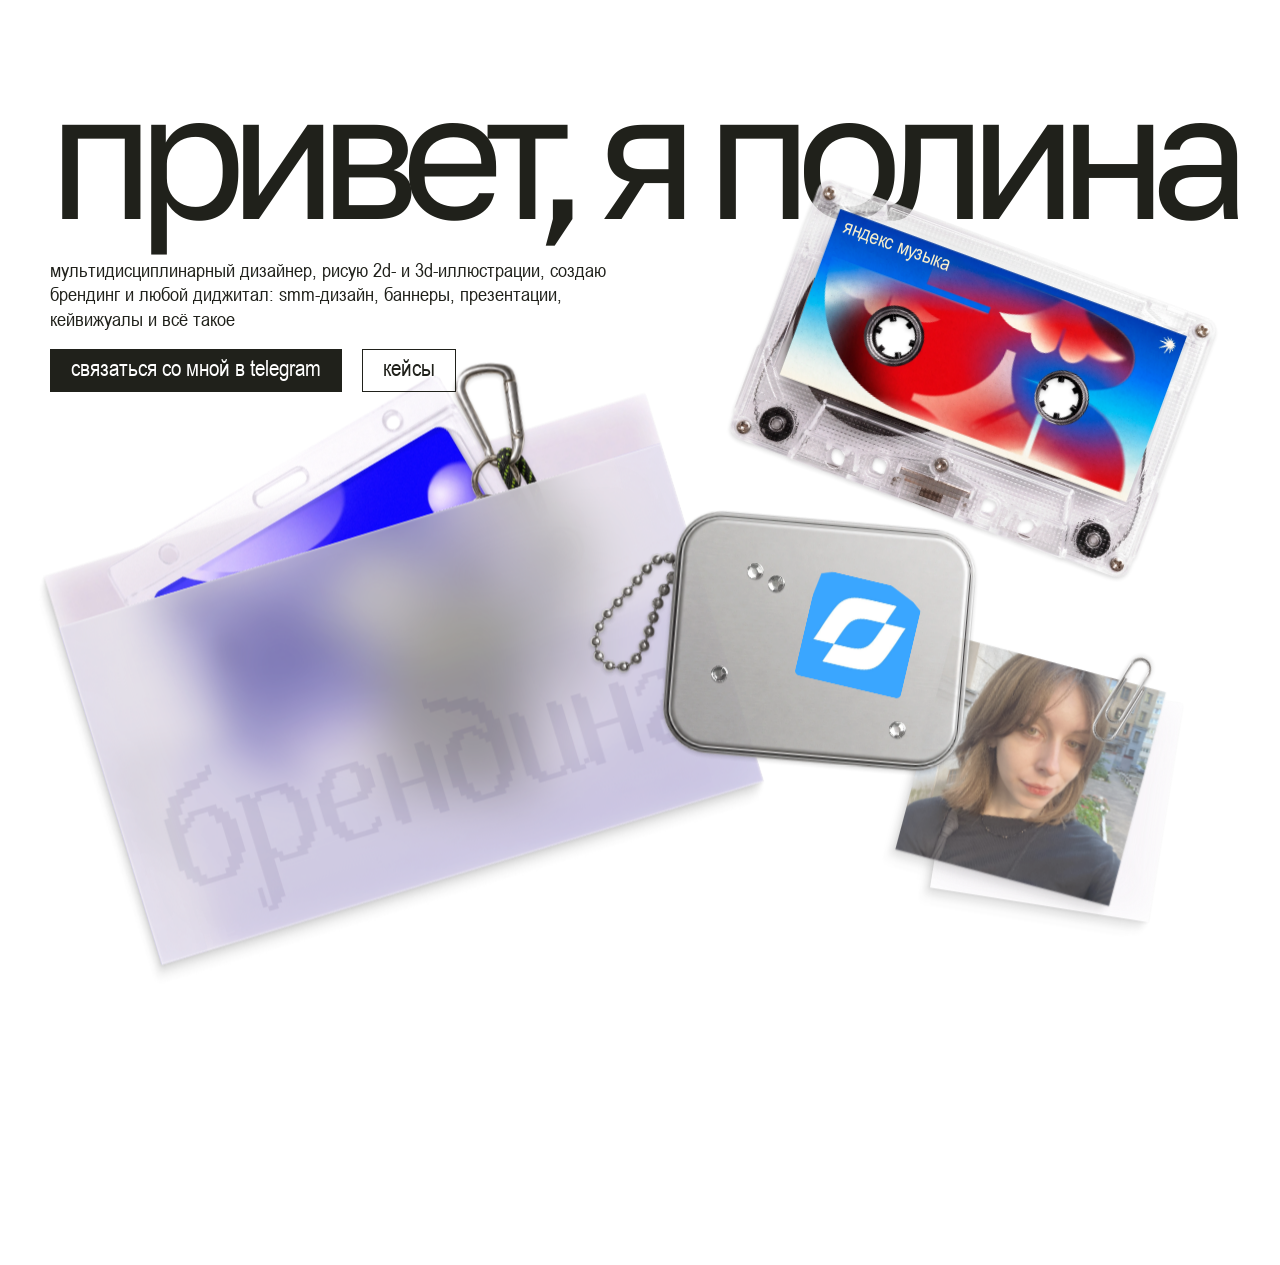
<file: index.html>
<!doctype html>
<html lang="ru">
  <head>
    <meta charset="UTF-8" />
    <script>(function pagesEntry(routes) {
  const normalize = (path) =>
    path.replace(/\/index\.html$/, '').replace(/\/+$/, '') || '/'
  const path = normalize(location.pathname)
  if (!routes.includes(path)) return
  const key = 'portfolio:pages-reload'
  let state = history.state
  try {
    const saved = JSON.parse(sessionStorage.getItem(key) || 'null')
    sessionStorage.removeItem(key)
    if (
      !state &&
      performance.getEntriesByType('navigation')[0]?.type === 'reload' &&
      saved?.path === path &&
      saved?.query === location.search &&
      saved?.hash === location.hash
    )
      state = saved.state
  } catch {
    /* Storage may be disabled; normal navigation remains available. */
  }
  if (path !== location.pathname || state !== history.state)
    history.replaceState(state, '', path + location.search + location.hash)
  addEventListener('pagehide', () => {
    try {
      sessionStorage.setItem(
        key,
        JSON.stringify({
          path: normalize(location.pathname),
          query: location.search,
          hash: location.hash,
          state: history.state,
        }),
      )
    } catch {
      /* No persistent storage is required for rendering. */
    }
  })
})(["/","/cases","/resume","/yandex-music","/yandex-cloud","/cyprus-data","/valiotti-analytics"])</script>
    <link
      rel="icon"
      type="image/png"
      sizes="16x16"
      href="/assets/favicon-16.png"
    />
    <link
      rel="icon"
      type="image/png"
      sizes="32x32"
      href="/assets/favicon-32.png"
    />
    <link
      rel="icon"
      type="image/png"
      sizes="64x64"
      href="/assets/favicon-64.png"
    />
    <meta name="viewport" content="width=device-width, initial-scale=1.0" />
    <meta
      name="description"
      content="Полина Сорокина — мультидисциплинарный дизайнер. Брендинг, 2D- и 3D-иллюстрации, SMM-дизайн и digital-проекты."
    />
    <meta property="og:type" content="website" />
    <meta property="og:locale" content="ru_RU" />
    <meta property="og:site_name" content="Портфолио — Полина Сорокина" />
    <meta property="og:title" content="Портфолио — Полина Сорокина" />
    <meta
      property="og:description"
      content="Полина Сорокина — мультидисциплинарный дизайнер. Брендинг, 2D- и 3D-иллюстрации, SMM-дизайн и digital-проекты."
    />
    <meta property="og:url" content="http://polinadesign.pro/" />
    <meta
      property="og:image"
      content="http://polinadesign.pro/assets/social-preview.png"
    />
    <meta property="og:image:type" content="image/png" />
    <meta property="og:image:width" content="1200" />
    <meta property="og:image:height" content="630" />
    <meta
      property="og:image:alt"
      content="Полина Сорокина, графический дизайнер, иллюстратор"
    />
    <meta name="twitter:card" content="summary_large_image" />
    <meta name="twitter:title" content="Портфолио — Полина Сорокина" />
    <meta
      name="twitter:description"
      content="Полина Сорокина — мультидисциплинарный дизайнер. Брендинг, 2D- и 3D-иллюстрации, SMM-дизайн и digital-проекты."
    />
    <meta
      name="twitter:image"
      content="http://polinadesign.pro/assets/social-preview.png"
    />
    <meta
      name="twitter:image:alt"
      content="Полина Сорокина, графический дизайнер, иллюстратор"
    />
    <link
      rel="preload"
      href="/fonts/golos-text.ttf"
      as="font"
      type="font/ttf"
      crossorigin
    />
    <link
      rel="preload"
      href="/fonts/arial-narrow.ttf"
      as="font"
      type="font/ttf"
      crossorigin
    />
    <title>Портфолио — Полина Сорокина</title>
    <script type="module" crossorigin src="/assets/index-pgoFBAT5.js"></script>
    <link rel="stylesheet" crossorigin href="/assets/index-CYvXIcQf.css">
  </head>
  <body>
    <div id="root"></div>
  </body>
</html>
</file>
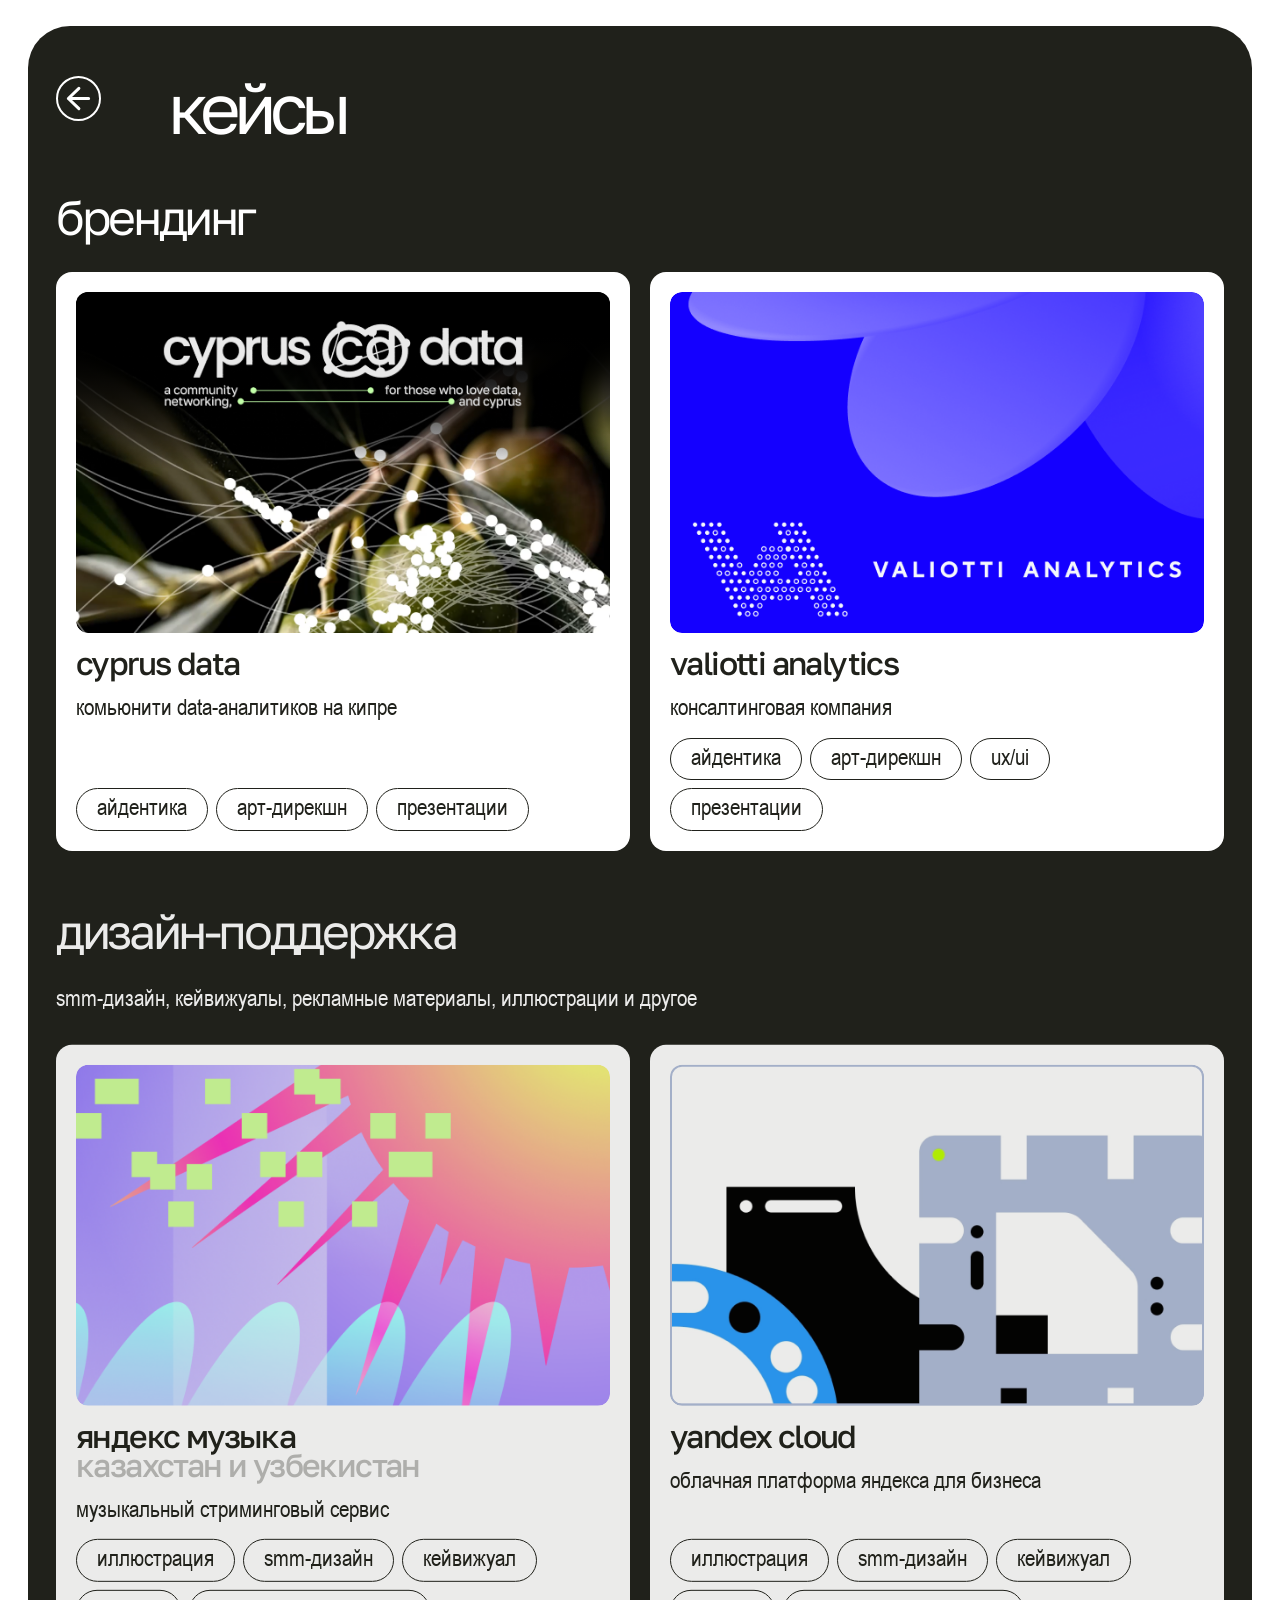
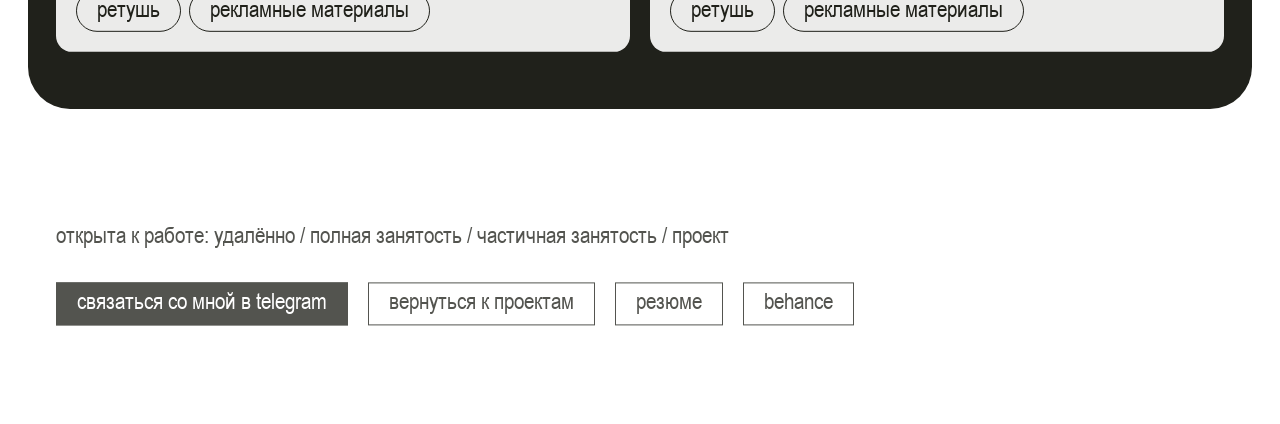
<file: cases/index.html>
<!doctype html>
<html lang="ru">
  <head>
    <meta charset="UTF-8" />
    <script>(function pagesEntry(routes) {
  const normalize = (path) =>
    path.replace(/\/index\.html$/, '').replace(/\/+$/, '') || '/'
  const path = normalize(location.pathname)
  if (!routes.includes(path)) return
  const key = 'portfolio:pages-reload'
  let state = history.state
  try {
    const saved = JSON.parse(sessionStorage.getItem(key) || 'null')
    sessionStorage.removeItem(key)
    if (
      !state &&
      performance.getEntriesByType('navigation')[0]?.type === 'reload' &&
      saved?.path === path &&
      saved?.query === location.search &&
      saved?.hash === location.hash
    )
      state = saved.state
  } catch {
    /* Storage may be disabled; normal navigation remains available. */
  }
  if (path !== location.pathname || state !== history.state)
    history.replaceState(state, '', path + location.search + location.hash)
  addEventListener('pagehide', () => {
    try {
      sessionStorage.setItem(
        key,
        JSON.stringify({
          path: normalize(location.pathname),
          query: location.search,
          hash: location.hash,
          state: history.state,
        }),
      )
    } catch {
      /* No persistent storage is required for rendering. */
    }
  })
})(["/","/cases","/resume","/yandex-music","/yandex-cloud","/cyprus-data","/valiotti-analytics"])</script>
    <link
      rel="icon"
      type="image/png"
      sizes="16x16"
      href="/assets/favicon-16.png"
    />
    <link
      rel="icon"
      type="image/png"
      sizes="32x32"
      href="/assets/favicon-32.png"
    />
    <link
      rel="icon"
      type="image/png"
      sizes="64x64"
      href="/assets/favicon-64.png"
    />
    <meta name="viewport" content="width=device-width, initial-scale=1.0" />
    <meta
      name="description"
      content="Полина Сорокина — мультидисциплинарный дизайнер. Брендинг, 2D- и 3D-иллюстрации, SMM-дизайн и digital-проекты."
    />
    <meta property="og:type" content="website" />
    <meta property="og:locale" content="ru_RU" />
    <meta property="og:site_name" content="Портфолио — Полина Сорокина" />
    <meta property="og:title" content="Портфолио — Полина Сорокина" />
    <meta
      property="og:description"
      content="Полина Сорокина — мультидисциплинарный дизайнер. Брендинг, 2D- и 3D-иллюстрации, SMM-дизайн и digital-проекты."
    />
    <meta property="og:url" content="http://polinadesign.pro/cases" />
    <meta
      property="og:image"
      content="http://polinadesign.pro/assets/social-preview.png"
    />
    <meta property="og:image:type" content="image/png" />
    <meta property="og:image:width" content="1200" />
    <meta property="og:image:height" content="630" />
    <meta
      property="og:image:alt"
      content="Полина Сорокина, графический дизайнер, иллюстратор"
    />
    <meta name="twitter:card" content="summary_large_image" />
    <meta name="twitter:title" content="Портфолио — Полина Сорокина" />
    <meta
      name="twitter:description"
      content="Полина Сорокина — мультидисциплинарный дизайнер. Брендинг, 2D- и 3D-иллюстрации, SMM-дизайн и digital-проекты."
    />
    <meta
      name="twitter:image"
      content="http://polinadesign.pro/assets/social-preview.png"
    />
    <meta
      name="twitter:image:alt"
      content="Полина Сорокина, графический дизайнер, иллюстратор"
    />
    <link
      rel="preload"
      href="/fonts/golos-text.ttf"
      as="font"
      type="font/ttf"
      crossorigin
    />
    <link
      rel="preload"
      href="/fonts/arial-narrow.ttf"
      as="font"
      type="font/ttf"
      crossorigin
    />
    <title>Портфолио — Полина Сорокина</title>
    <script type="module" crossorigin src="/assets/index-pgoFBAT5.js"></script>
    <link rel="stylesheet" crossorigin href="/assets/index-CYvXIcQf.css">
  </head>
  <body>
    <div id="root"></div>
  </body>
</html>
</file>
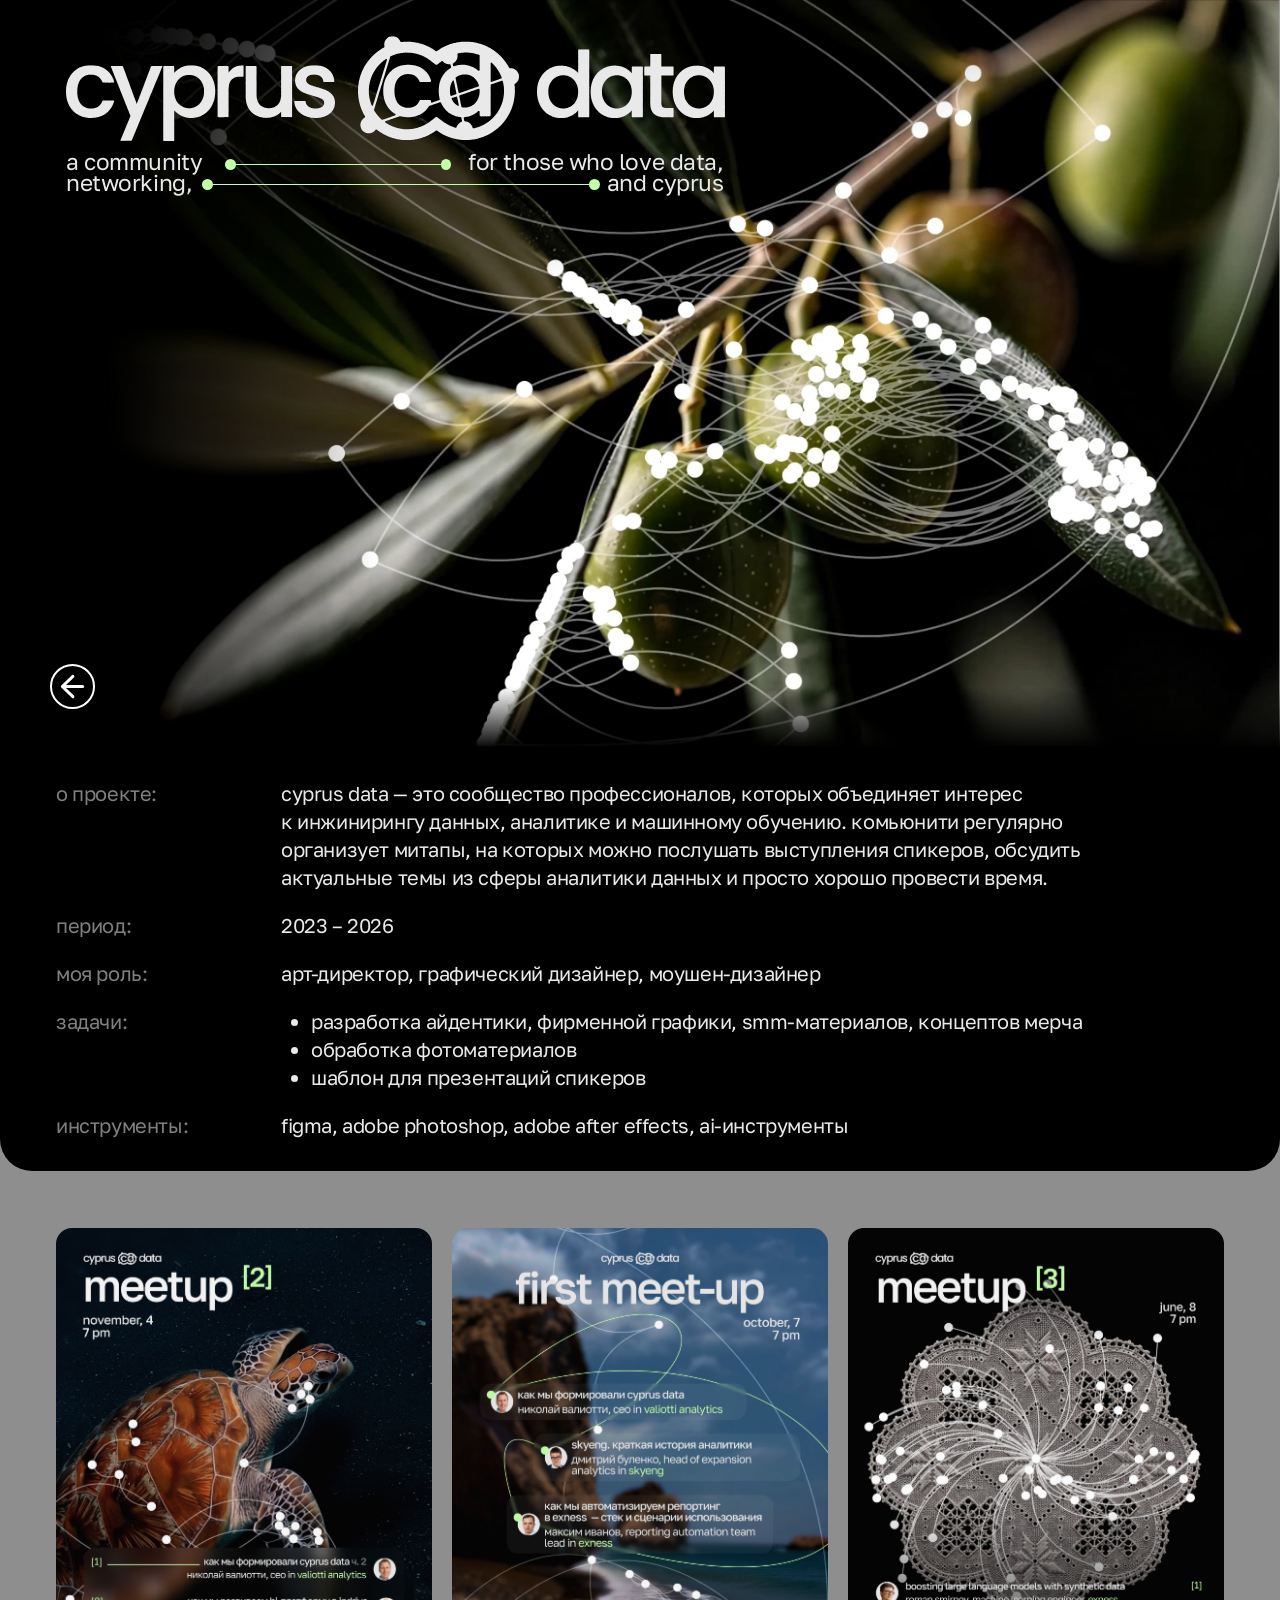
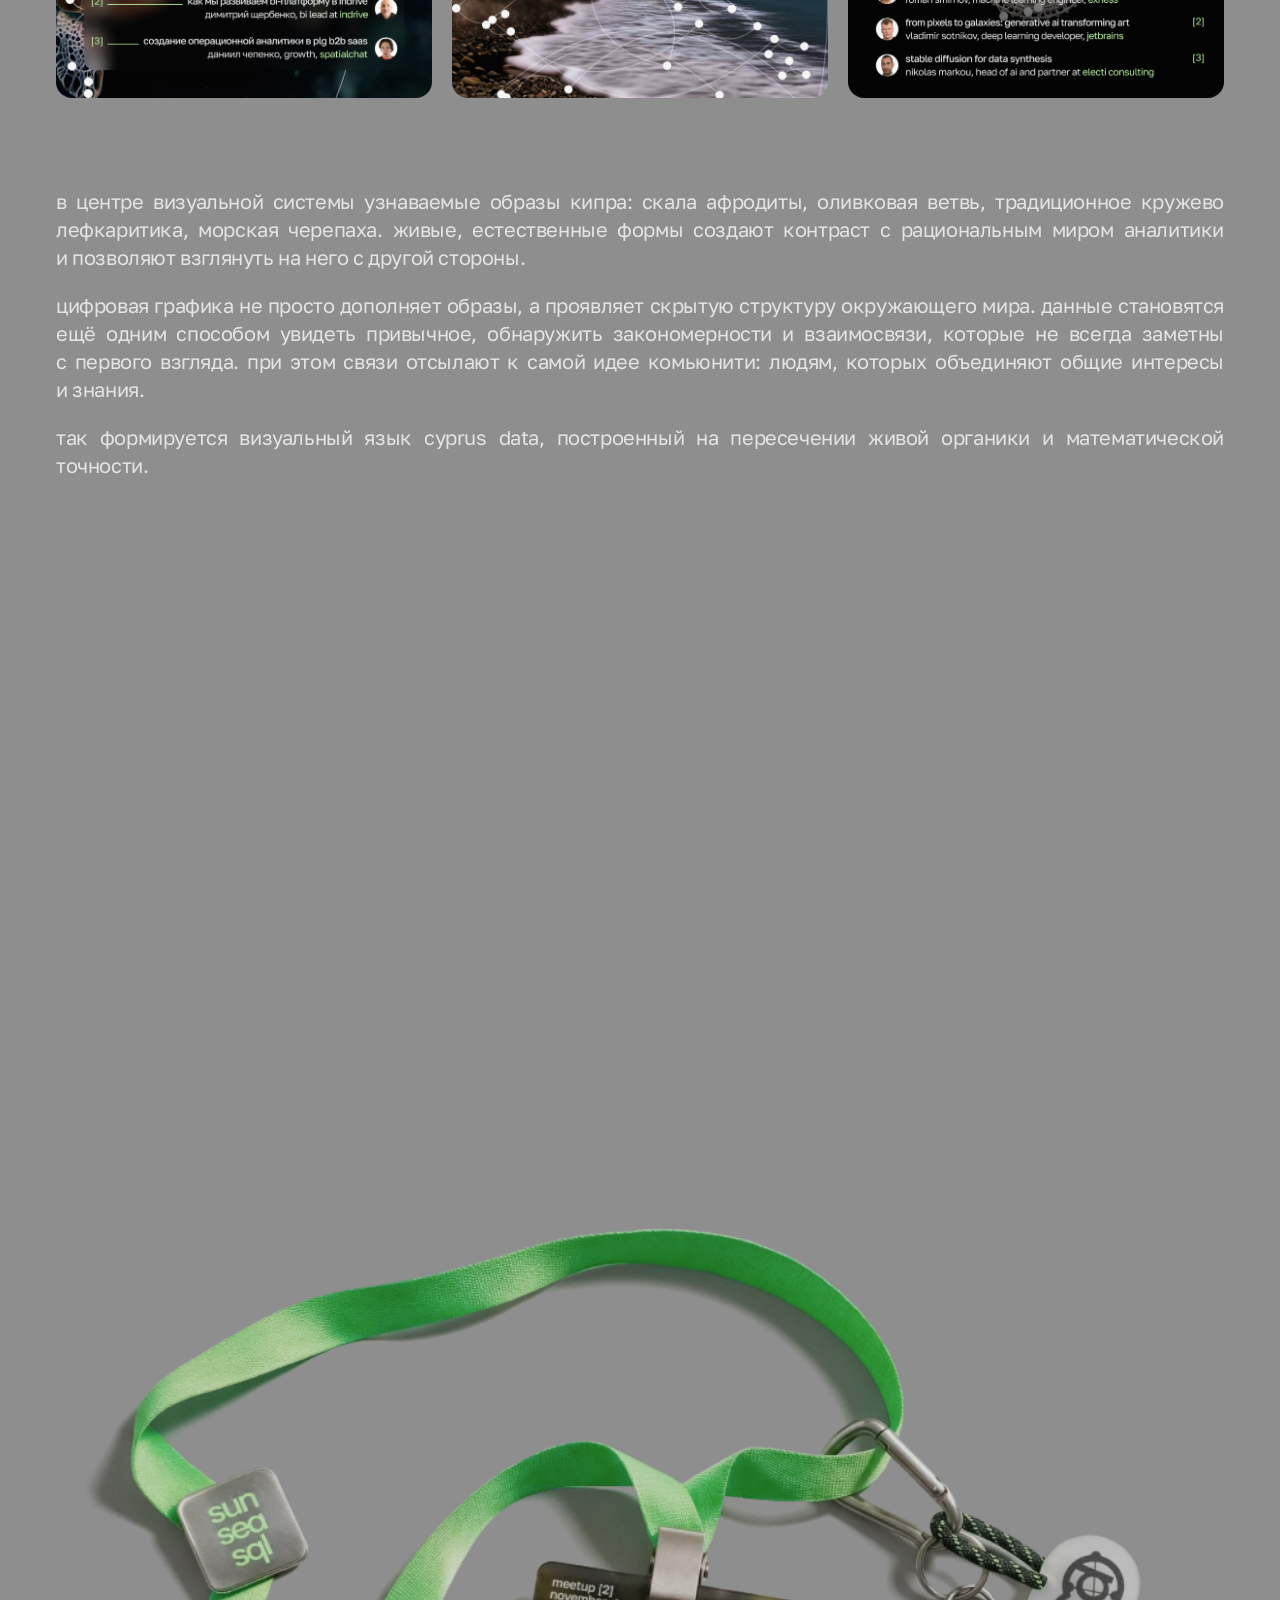
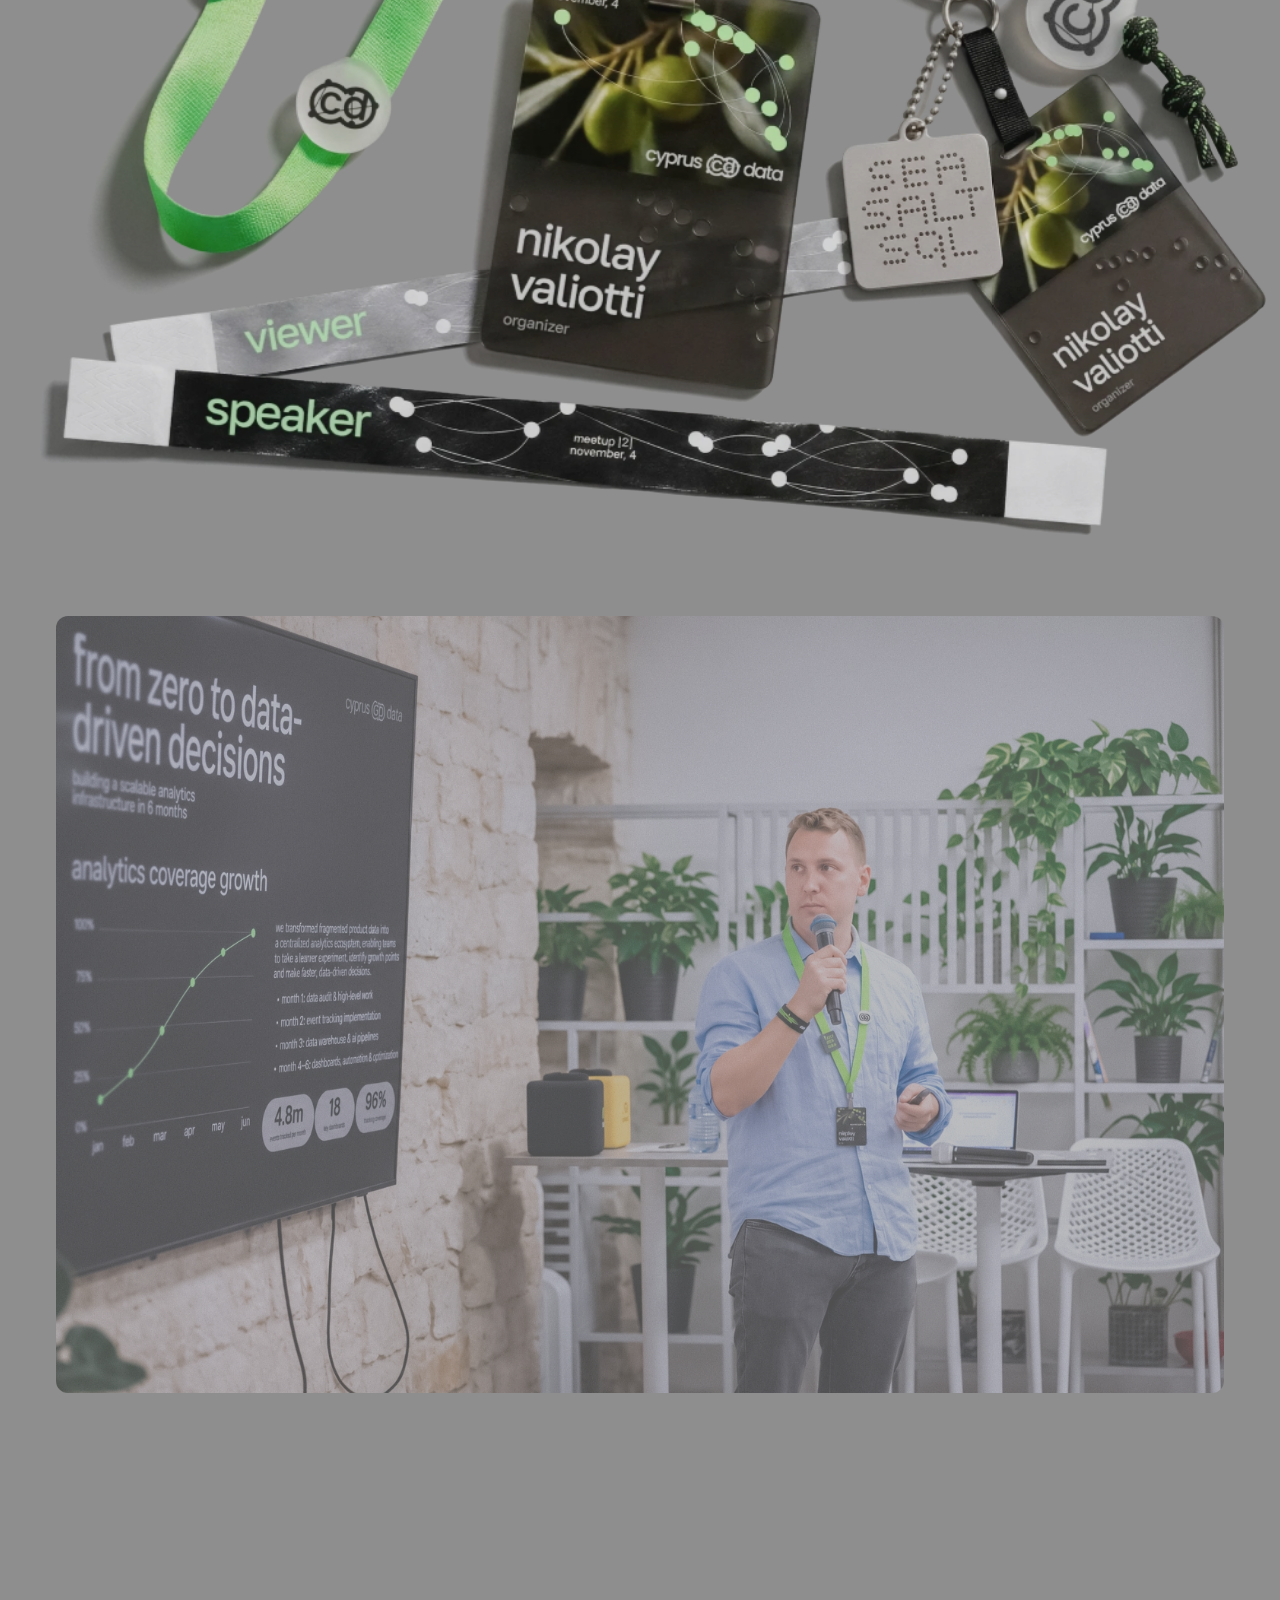
<file: cyprus-data/index.html>
<!doctype html>
<html lang="ru">
  <head>
    <meta charset="UTF-8" />
    <script>(function pagesEntry(routes) {
  const normalize = (path) =>
    path.replace(/\/index\.html$/, '').replace(/\/+$/, '') || '/'
  const path = normalize(location.pathname)
  if (!routes.includes(path)) return
  const key = 'portfolio:pages-reload'
  let state = history.state
  try {
    const saved = JSON.parse(sessionStorage.getItem(key) || 'null')
    sessionStorage.removeItem(key)
    if (
      !state &&
      performance.getEntriesByType('navigation')[0]?.type === 'reload' &&
      saved?.path === path &&
      saved?.query === location.search &&
      saved?.hash === location.hash
    )
      state = saved.state
  } catch {
    /* Storage may be disabled; normal navigation remains available. */
  }
  if (path !== location.pathname || state !== history.state)
    history.replaceState(state, '', path + location.search + location.hash)
  addEventListener('pagehide', () => {
    try {
      sessionStorage.setItem(
        key,
        JSON.stringify({
          path: normalize(location.pathname),
          query: location.search,
          hash: location.hash,
          state: history.state,
        }),
      )
    } catch {
      /* No persistent storage is required for rendering. */
    }
  })
})(["/","/cases","/resume","/yandex-music","/yandex-cloud","/cyprus-data","/valiotti-analytics"])</script>
    <link
      rel="icon"
      type="image/png"
      sizes="16x16"
      href="/assets/favicon-16.png"
    />
    <link
      rel="icon"
      type="image/png"
      sizes="32x32"
      href="/assets/favicon-32.png"
    />
    <link
      rel="icon"
      type="image/png"
      sizes="64x64"
      href="/assets/favicon-64.png"
    />
    <meta name="viewport" content="width=device-width, initial-scale=1.0" />
    <meta
      name="description"
      content="Полина Сорокина — мультидисциплинарный дизайнер. Брендинг, 2D- и 3D-иллюстрации, SMM-дизайн и digital-проекты."
    />
    <meta property="og:type" content="website" />
    <meta property="og:locale" content="ru_RU" />
    <meta property="og:site_name" content="Портфолио — Полина Сорокина" />
    <meta property="og:title" content="Портфолио — Полина Сорокина" />
    <meta
      property="og:description"
      content="Полина Сорокина — мультидисциплинарный дизайнер. Брендинг, 2D- и 3D-иллюстрации, SMM-дизайн и digital-проекты."
    />
    <meta property="og:url" content="http://polinadesign.pro/cyprus-data" />
    <meta
      property="og:image"
      content="http://polinadesign.pro/assets/social-preview.png"
    />
    <meta property="og:image:type" content="image/png" />
    <meta property="og:image:width" content="1200" />
    <meta property="og:image:height" content="630" />
    <meta
      property="og:image:alt"
      content="Полина Сорокина, графический дизайнер, иллюстратор"
    />
    <meta name="twitter:card" content="summary_large_image" />
    <meta name="twitter:title" content="Портфолио — Полина Сорокина" />
    <meta
      name="twitter:description"
      content="Полина Сорокина — мультидисциплинарный дизайнер. Брендинг, 2D- и 3D-иллюстрации, SMM-дизайн и digital-проекты."
    />
    <meta
      name="twitter:image"
      content="http://polinadesign.pro/assets/social-preview.png"
    />
    <meta
      name="twitter:image:alt"
      content="Полина Сорокина, графический дизайнер, иллюстратор"
    />
    <link
      rel="preload"
      href="/fonts/golos-text.ttf"
      as="font"
      type="font/ttf"
      crossorigin
    />
    <link
      rel="preload"
      href="/fonts/arial-narrow.ttf"
      as="font"
      type="font/ttf"
      crossorigin
    />
    <title>Портфолио — Полина Сорокина</title>
    <script type="module" crossorigin src="/assets/index-pgoFBAT5.js"></script>
    <link rel="stylesheet" crossorigin href="/assets/index-CYvXIcQf.css">
  </head>
  <body>
    <div id="root"></div>
  </body>
</html>
</file>
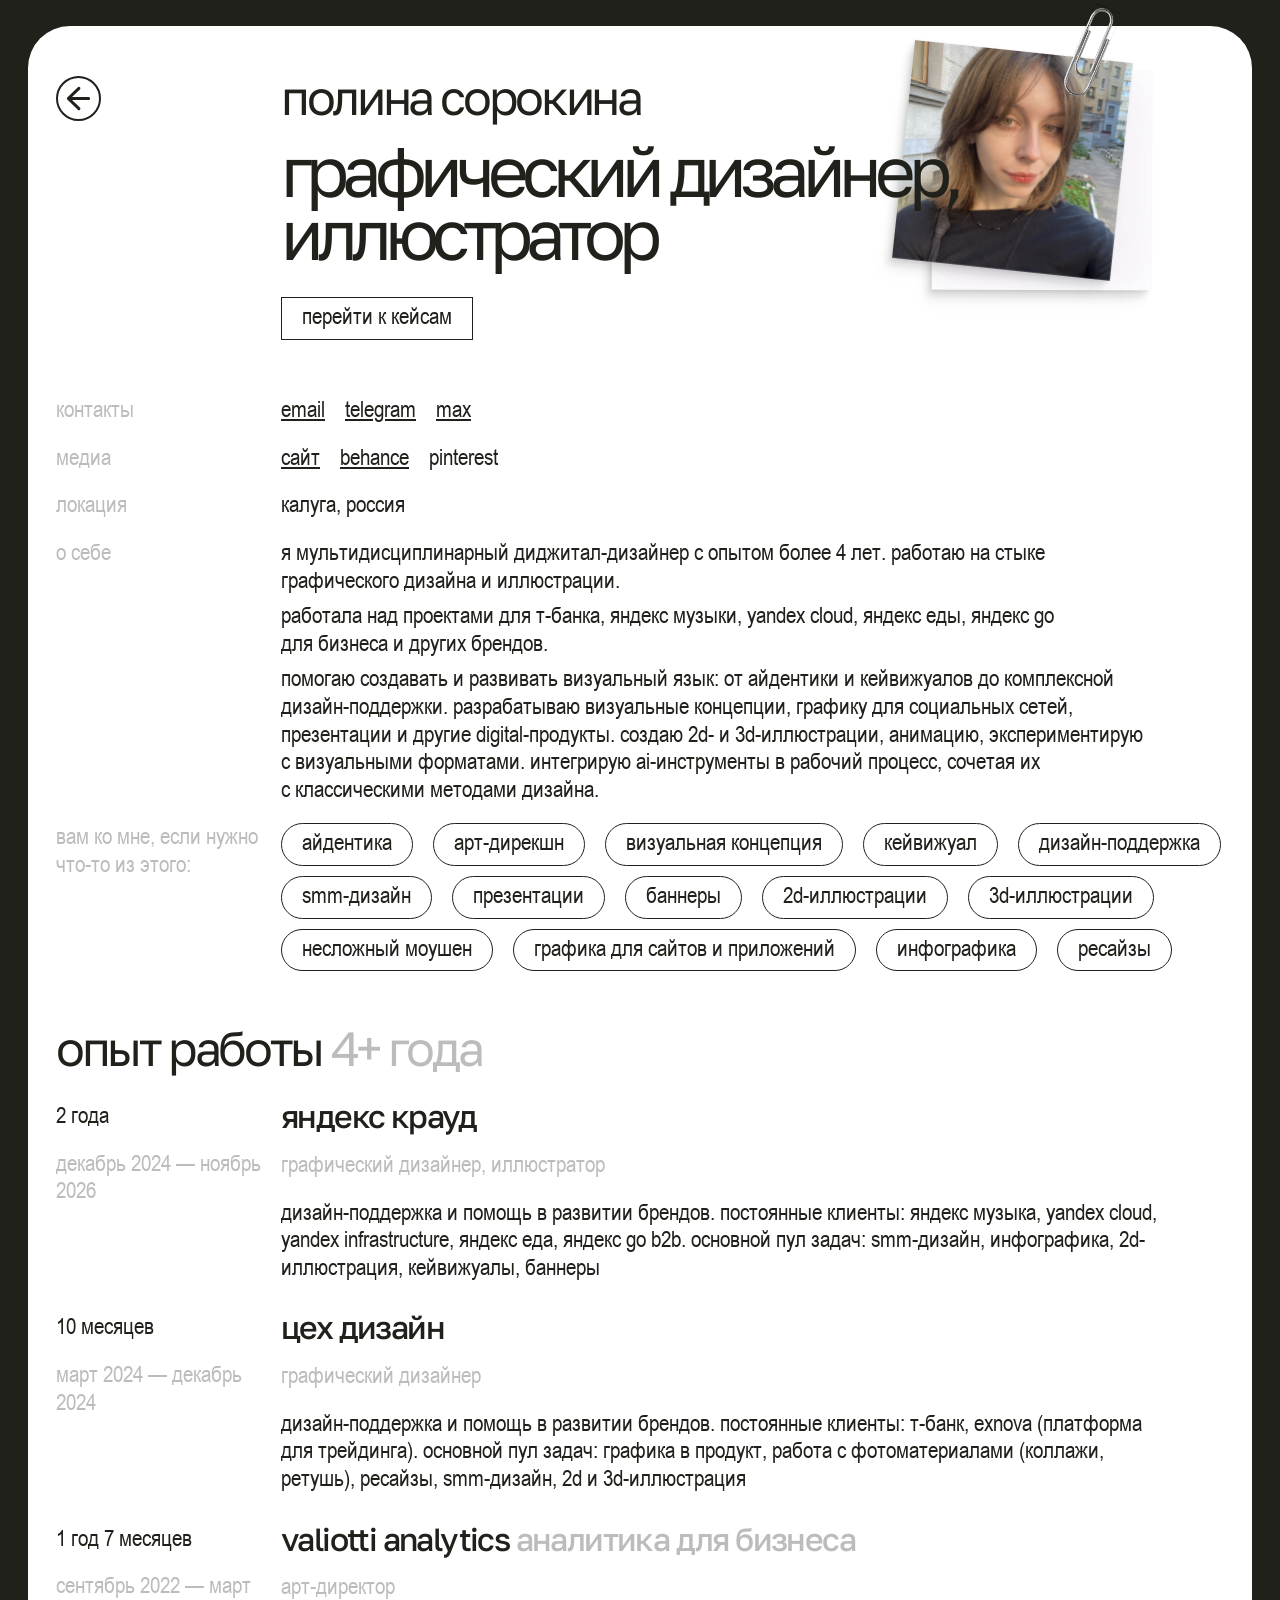
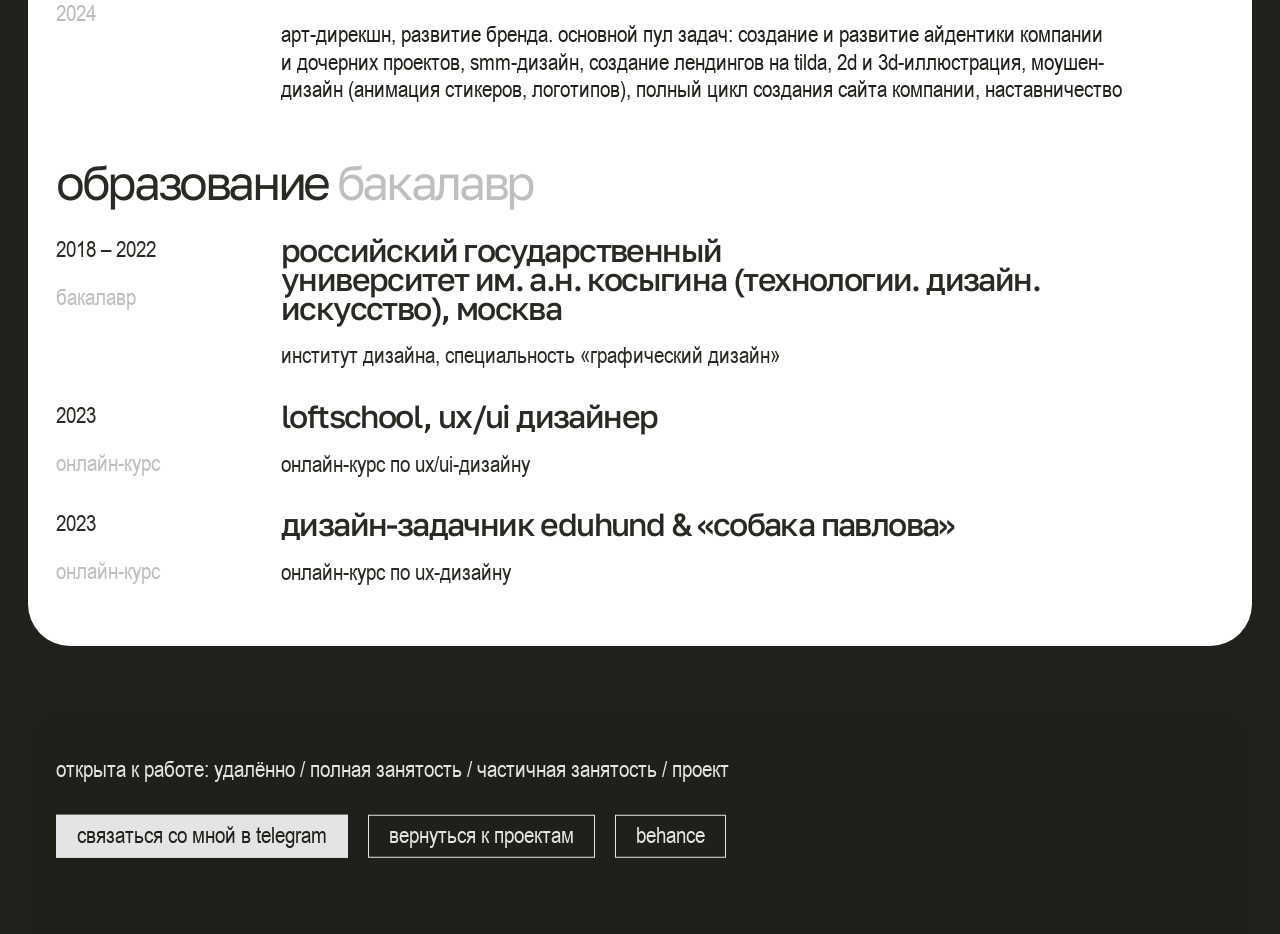
<file: resume/index.html>
<!doctype html>
<html lang="ru">
  <head>
    <meta charset="UTF-8" />
    <script>(function pagesEntry(routes) {
  const normalize = (path) =>
    path.replace(/\/index\.html$/, '').replace(/\/+$/, '') || '/'
  const path = normalize(location.pathname)
  if (!routes.includes(path)) return
  const key = 'portfolio:pages-reload'
  let state = history.state
  try {
    const saved = JSON.parse(sessionStorage.getItem(key) || 'null')
    sessionStorage.removeItem(key)
    if (
      !state &&
      performance.getEntriesByType('navigation')[0]?.type === 'reload' &&
      saved?.path === path &&
      saved?.query === location.search &&
      saved?.hash === location.hash
    )
      state = saved.state
  } catch {
    /* Storage may be disabled; normal navigation remains available. */
  }
  if (path !== location.pathname || state !== history.state)
    history.replaceState(state, '', path + location.search + location.hash)
  addEventListener('pagehide', () => {
    try {
      sessionStorage.setItem(
        key,
        JSON.stringify({
          path: normalize(location.pathname),
          query: location.search,
          hash: location.hash,
          state: history.state,
        }),
      )
    } catch {
      /* No persistent storage is required for rendering. */
    }
  })
})(["/","/cases","/resume","/yandex-music","/yandex-cloud","/cyprus-data","/valiotti-analytics"])</script>
    <link
      rel="icon"
      type="image/png"
      sizes="16x16"
      href="/assets/favicon-16.png"
    />
    <link
      rel="icon"
      type="image/png"
      sizes="32x32"
      href="/assets/favicon-32.png"
    />
    <link
      rel="icon"
      type="image/png"
      sizes="64x64"
      href="/assets/favicon-64.png"
    />
    <meta name="viewport" content="width=device-width, initial-scale=1.0" />
    <meta
      name="description"
      content="Полина Сорокина — мультидисциплинарный дизайнер. Брендинг, 2D- и 3D-иллюстрации, SMM-дизайн и digital-проекты."
    />
    <meta property="og:type" content="website" />
    <meta property="og:locale" content="ru_RU" />
    <meta property="og:site_name" content="Портфолио — Полина Сорокина" />
    <meta property="og:title" content="Портфолио — Полина Сорокина" />
    <meta
      property="og:description"
      content="Полина Сорокина — мультидисциплинарный дизайнер. Брендинг, 2D- и 3D-иллюстрации, SMM-дизайн и digital-проекты."
    />
    <meta property="og:url" content="http://polinadesign.pro/resume" />
    <meta
      property="og:image"
      content="http://polinadesign.pro/assets/social-preview.png"
    />
    <meta property="og:image:type" content="image/png" />
    <meta property="og:image:width" content="1200" />
    <meta property="og:image:height" content="630" />
    <meta
      property="og:image:alt"
      content="Полина Сорокина, графический дизайнер, иллюстратор"
    />
    <meta name="twitter:card" content="summary_large_image" />
    <meta name="twitter:title" content="Портфолио — Полина Сорокина" />
    <meta
      name="twitter:description"
      content="Полина Сорокина — мультидисциплинарный дизайнер. Брендинг, 2D- и 3D-иллюстрации, SMM-дизайн и digital-проекты."
    />
    <meta
      name="twitter:image"
      content="http://polinadesign.pro/assets/social-preview.png"
    />
    <meta
      name="twitter:image:alt"
      content="Полина Сорокина, графический дизайнер, иллюстратор"
    />
    <link
      rel="preload"
      href="/fonts/golos-text.ttf"
      as="font"
      type="font/ttf"
      crossorigin
    />
    <link
      rel="preload"
      href="/fonts/arial-narrow.ttf"
      as="font"
      type="font/ttf"
      crossorigin
    />
    <title>Портфолио — Полина Сорокина</title>
    <script type="module" crossorigin src="/assets/index-pgoFBAT5.js"></script>
    <link rel="stylesheet" crossorigin href="/assets/index-CYvXIcQf.css">
  </head>
  <body>
    <div id="root"></div>
  </body>
</html>
</file>
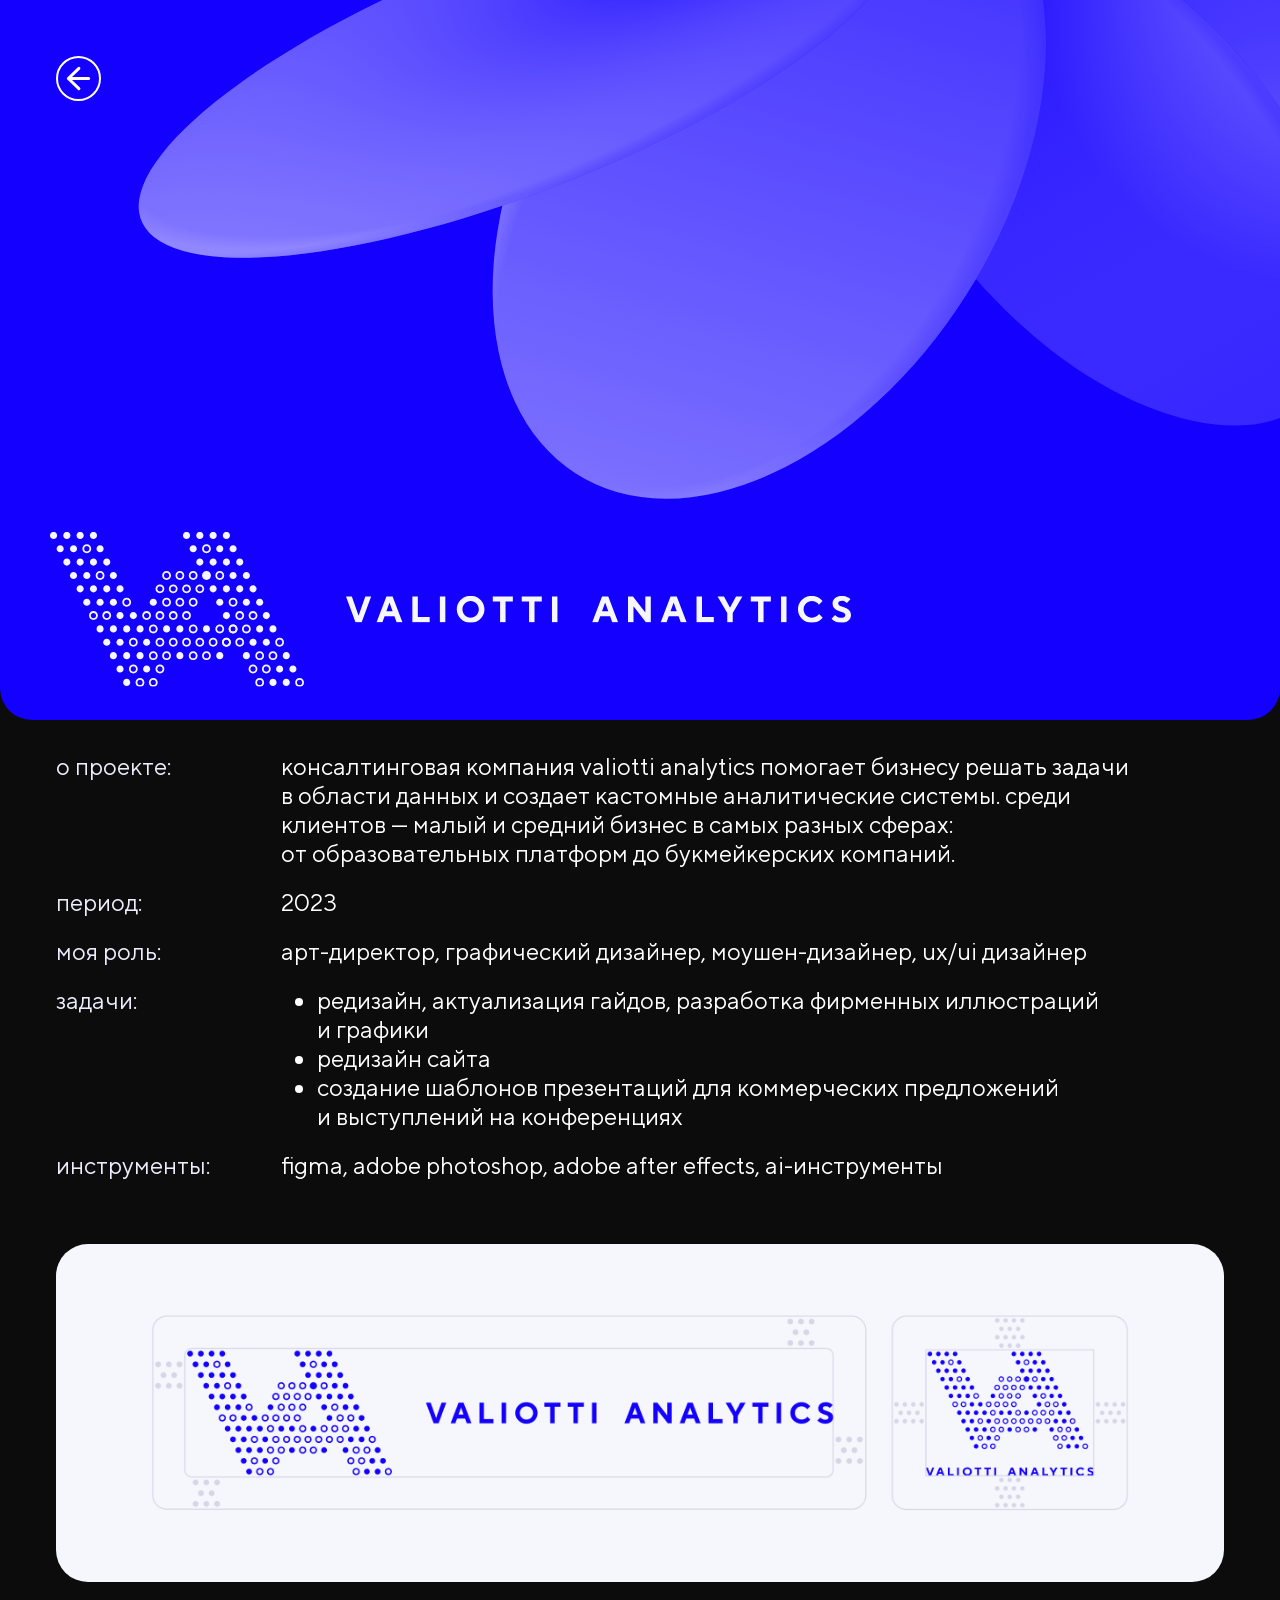
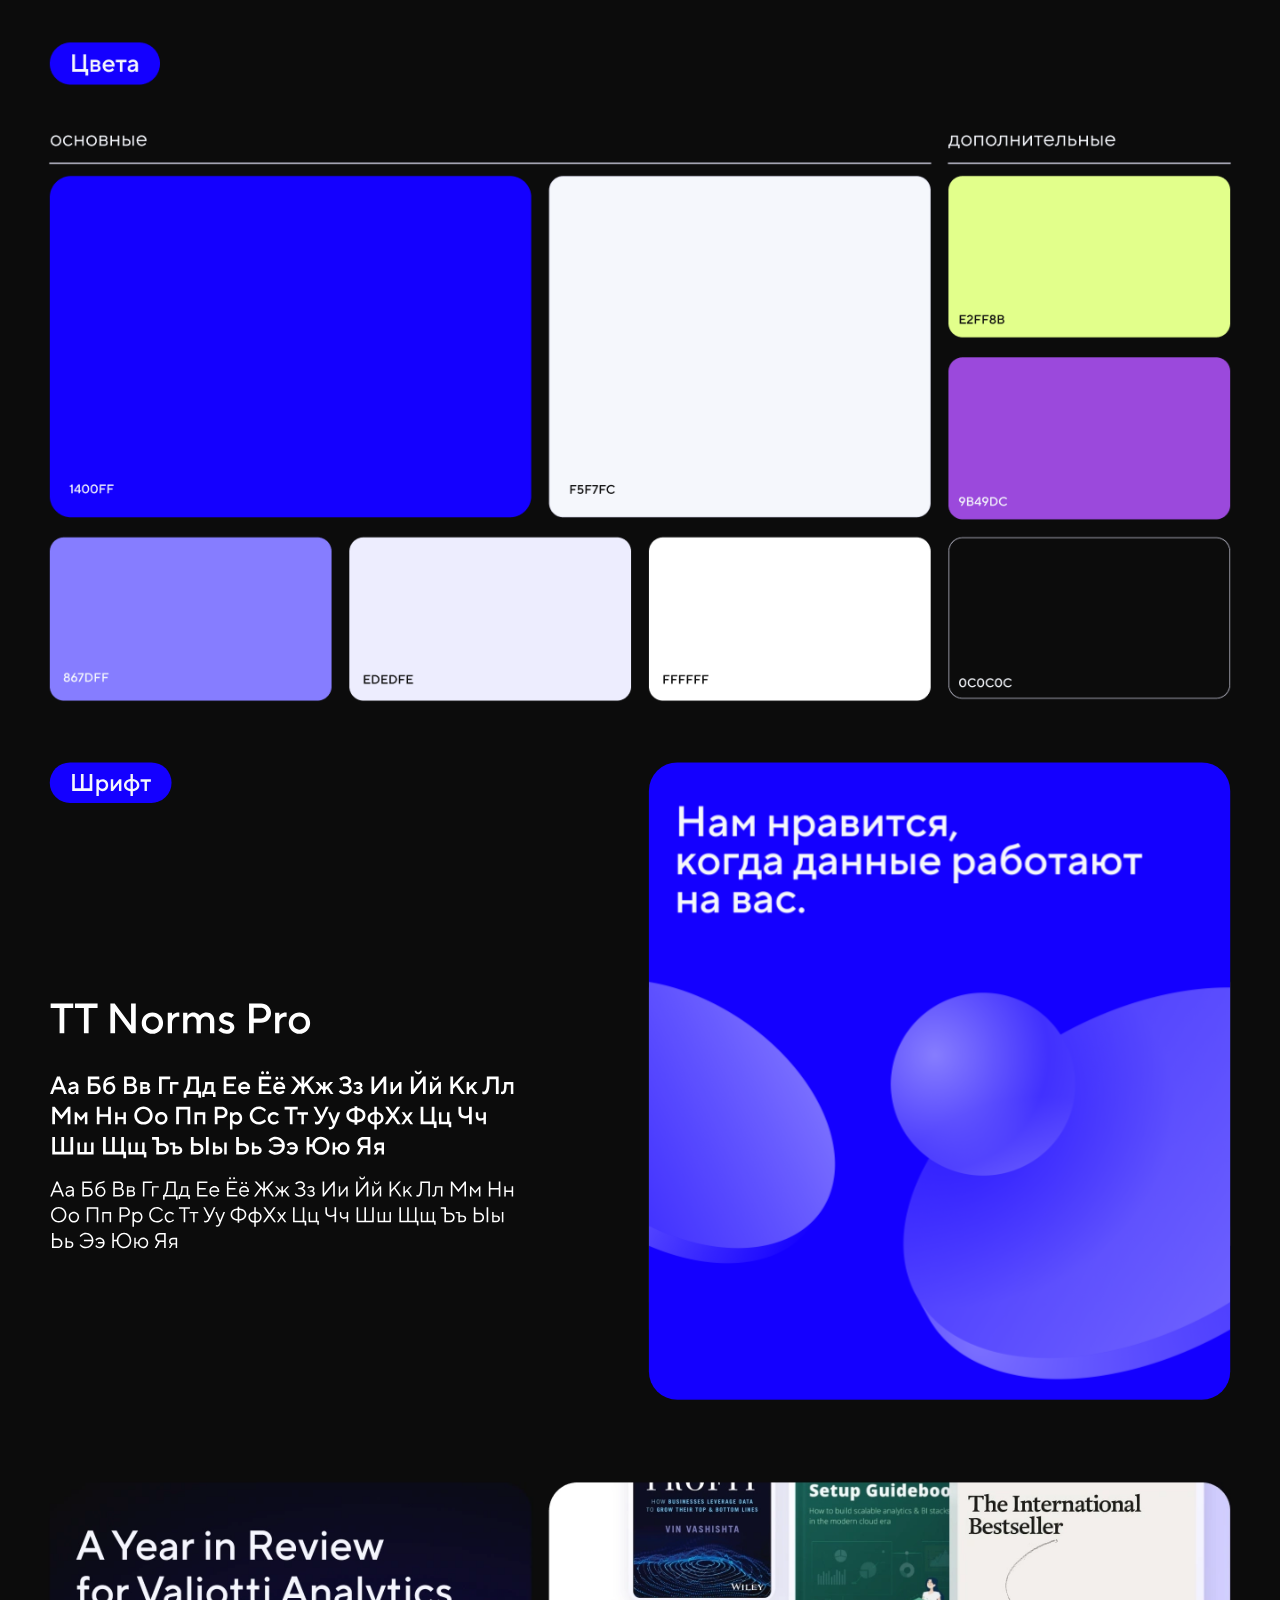
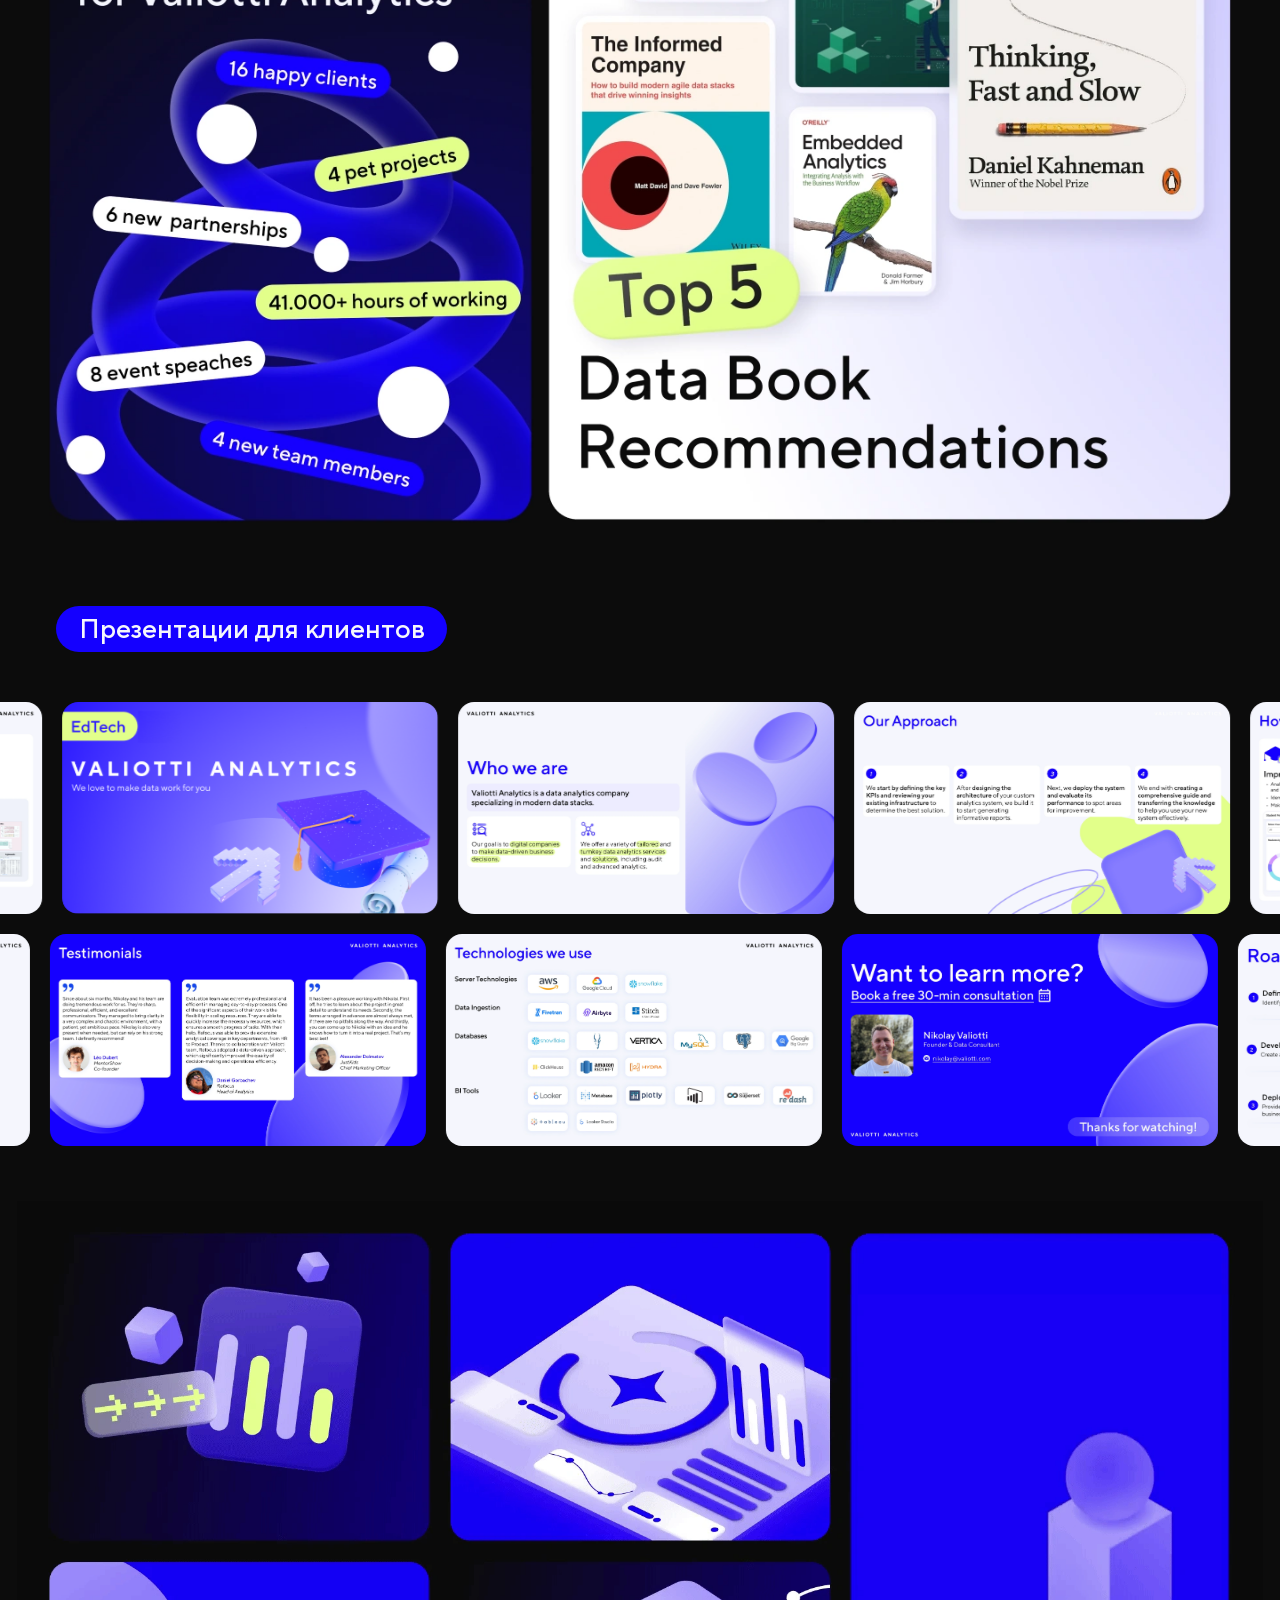
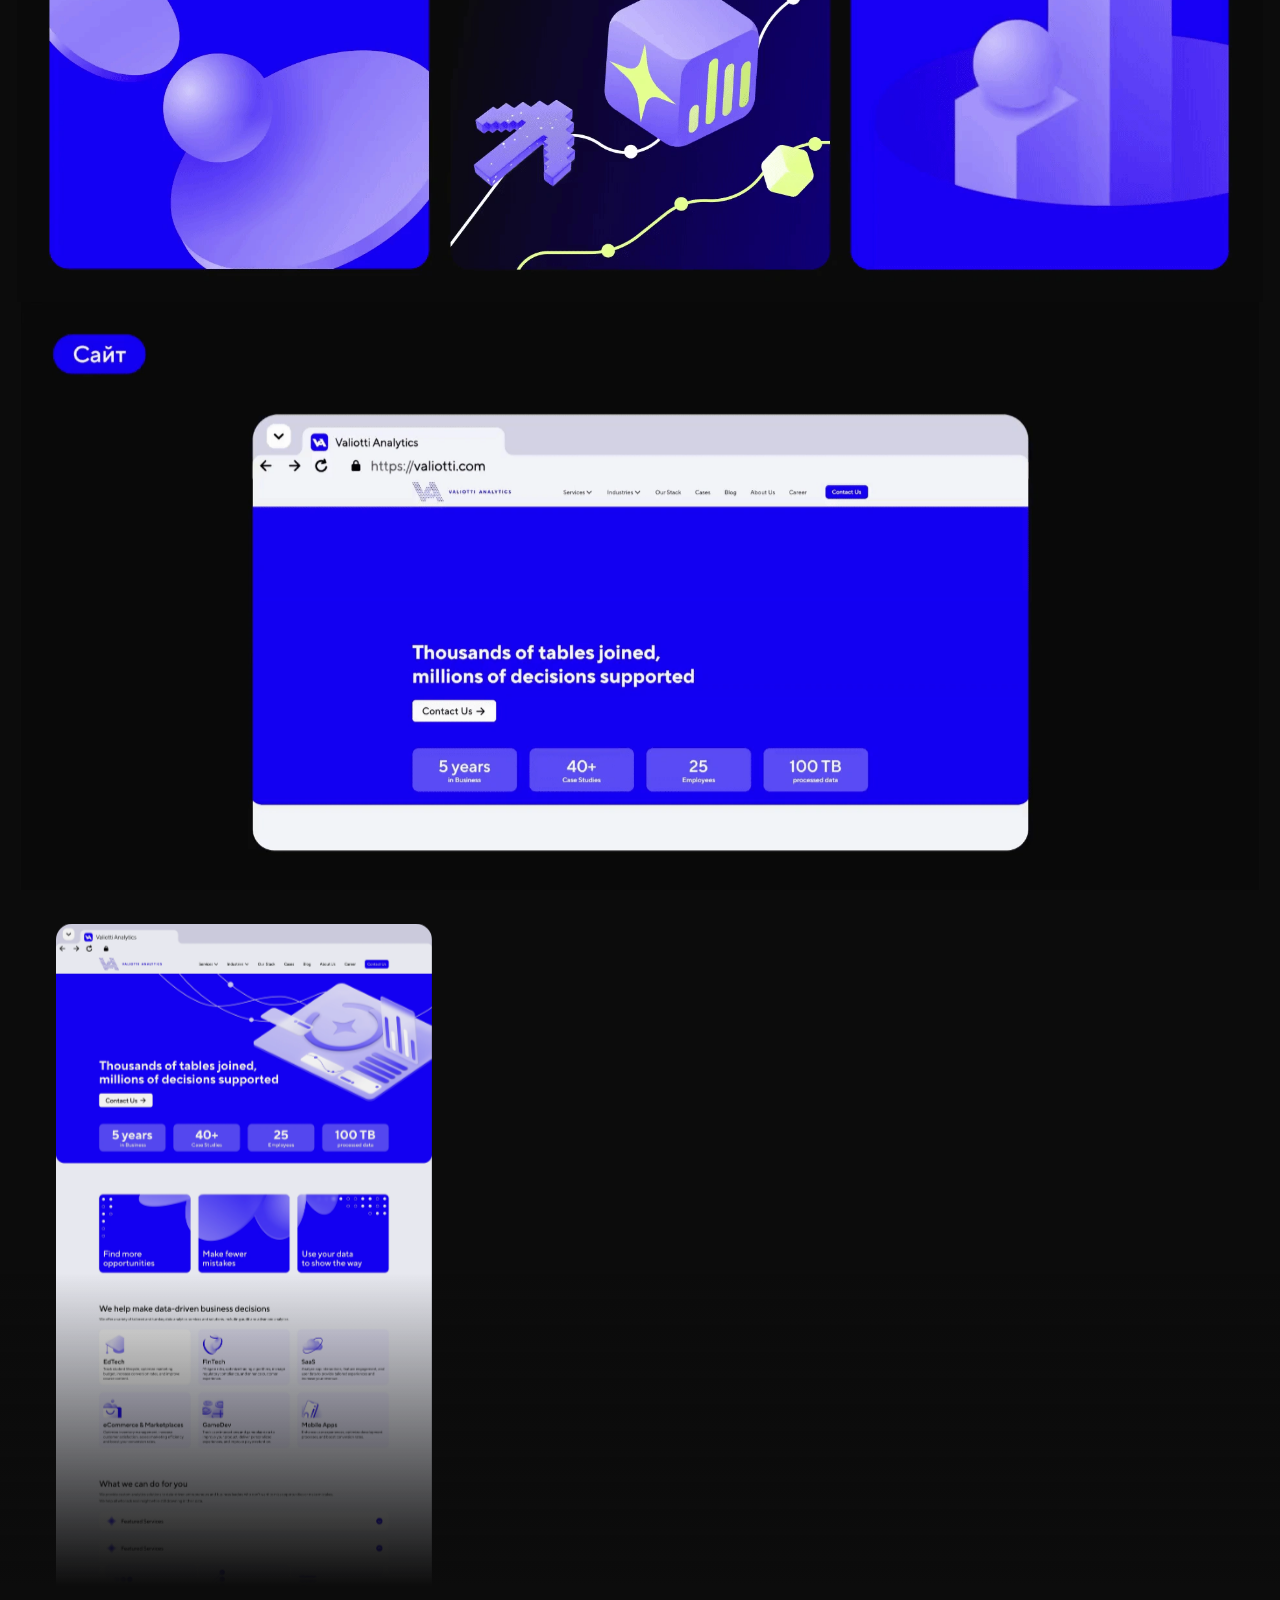
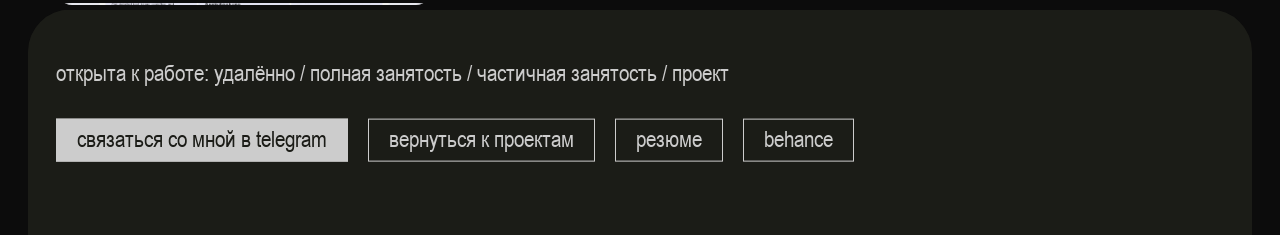
<file: valiotti-analytics/index.html>
<!doctype html>
<html lang="ru">
  <head>
    <meta charset="UTF-8" />
    <script>(function pagesEntry(routes) {
  const normalize = (path) =>
    path.replace(/\/index\.html$/, '').replace(/\/+$/, '') || '/'
  const path = normalize(location.pathname)
  if (!routes.includes(path)) return
  const key = 'portfolio:pages-reload'
  let state = history.state
  try {
    const saved = JSON.parse(sessionStorage.getItem(key) || 'null')
    sessionStorage.removeItem(key)
    if (
      !state &&
      performance.getEntriesByType('navigation')[0]?.type === 'reload' &&
      saved?.path === path &&
      saved?.query === location.search &&
      saved?.hash === location.hash
    )
      state = saved.state
  } catch {
    /* Storage may be disabled; normal navigation remains available. */
  }
  if (path !== location.pathname || state !== history.state)
    history.replaceState(state, '', path + location.search + location.hash)
  addEventListener('pagehide', () => {
    try {
      sessionStorage.setItem(
        key,
        JSON.stringify({
          path: normalize(location.pathname),
          query: location.search,
          hash: location.hash,
          state: history.state,
        }),
      )
    } catch {
      /* No persistent storage is required for rendering. */
    }
  })
})(["/","/cases","/resume","/yandex-music","/yandex-cloud","/cyprus-data","/valiotti-analytics"])</script>
    <link
      rel="icon"
      type="image/png"
      sizes="16x16"
      href="/assets/favicon-16.png"
    />
    <link
      rel="icon"
      type="image/png"
      sizes="32x32"
      href="/assets/favicon-32.png"
    />
    <link
      rel="icon"
      type="image/png"
      sizes="64x64"
      href="/assets/favicon-64.png"
    />
    <meta name="viewport" content="width=device-width, initial-scale=1.0" />
    <meta
      name="description"
      content="Полина Сорокина — мультидисциплинарный дизайнер. Брендинг, 2D- и 3D-иллюстрации, SMM-дизайн и digital-проекты."
    />
    <meta property="og:type" content="website" />
    <meta property="og:locale" content="ru_RU" />
    <meta property="og:site_name" content="Портфолио — Полина Сорокина" />
    <meta property="og:title" content="Портфолио — Полина Сорокина" />
    <meta
      property="og:description"
      content="Полина Сорокина — мультидисциплинарный дизайнер. Брендинг, 2D- и 3D-иллюстрации, SMM-дизайн и digital-проекты."
    />
    <meta property="og:url" content="http://polinadesign.pro/valiotti-analytics" />
    <meta
      property="og:image"
      content="http://polinadesign.pro/assets/social-preview.png"
    />
    <meta property="og:image:type" content="image/png" />
    <meta property="og:image:width" content="1200" />
    <meta property="og:image:height" content="630" />
    <meta
      property="og:image:alt"
      content="Полина Сорокина, графический дизайнер, иллюстратор"
    />
    <meta name="twitter:card" content="summary_large_image" />
    <meta name="twitter:title" content="Портфолио — Полина Сорокина" />
    <meta
      name="twitter:description"
      content="Полина Сорокина — мультидисциплинарный дизайнер. Брендинг, 2D- и 3D-иллюстрации, SMM-дизайн и digital-проекты."
    />
    <meta
      name="twitter:image"
      content="http://polinadesign.pro/assets/social-preview.png"
    />
    <meta
      name="twitter:image:alt"
      content="Полина Сорокина, графический дизайнер, иллюстратор"
    />
    <link
      rel="preload"
      href="/fonts/golos-text.ttf"
      as="font"
      type="font/ttf"
      crossorigin
    />
    <link
      rel="preload"
      href="/fonts/arial-narrow.ttf"
      as="font"
      type="font/ttf"
      crossorigin
    />
    <title>Портфолио — Полина Сорокина</title>
    <script type="module" crossorigin src="/assets/index-pgoFBAT5.js"></script>
    <link rel="stylesheet" crossorigin href="/assets/index-CYvXIcQf.css">
  </head>
  <body>
    <div id="root"></div>
  </body>
</html>
</file>
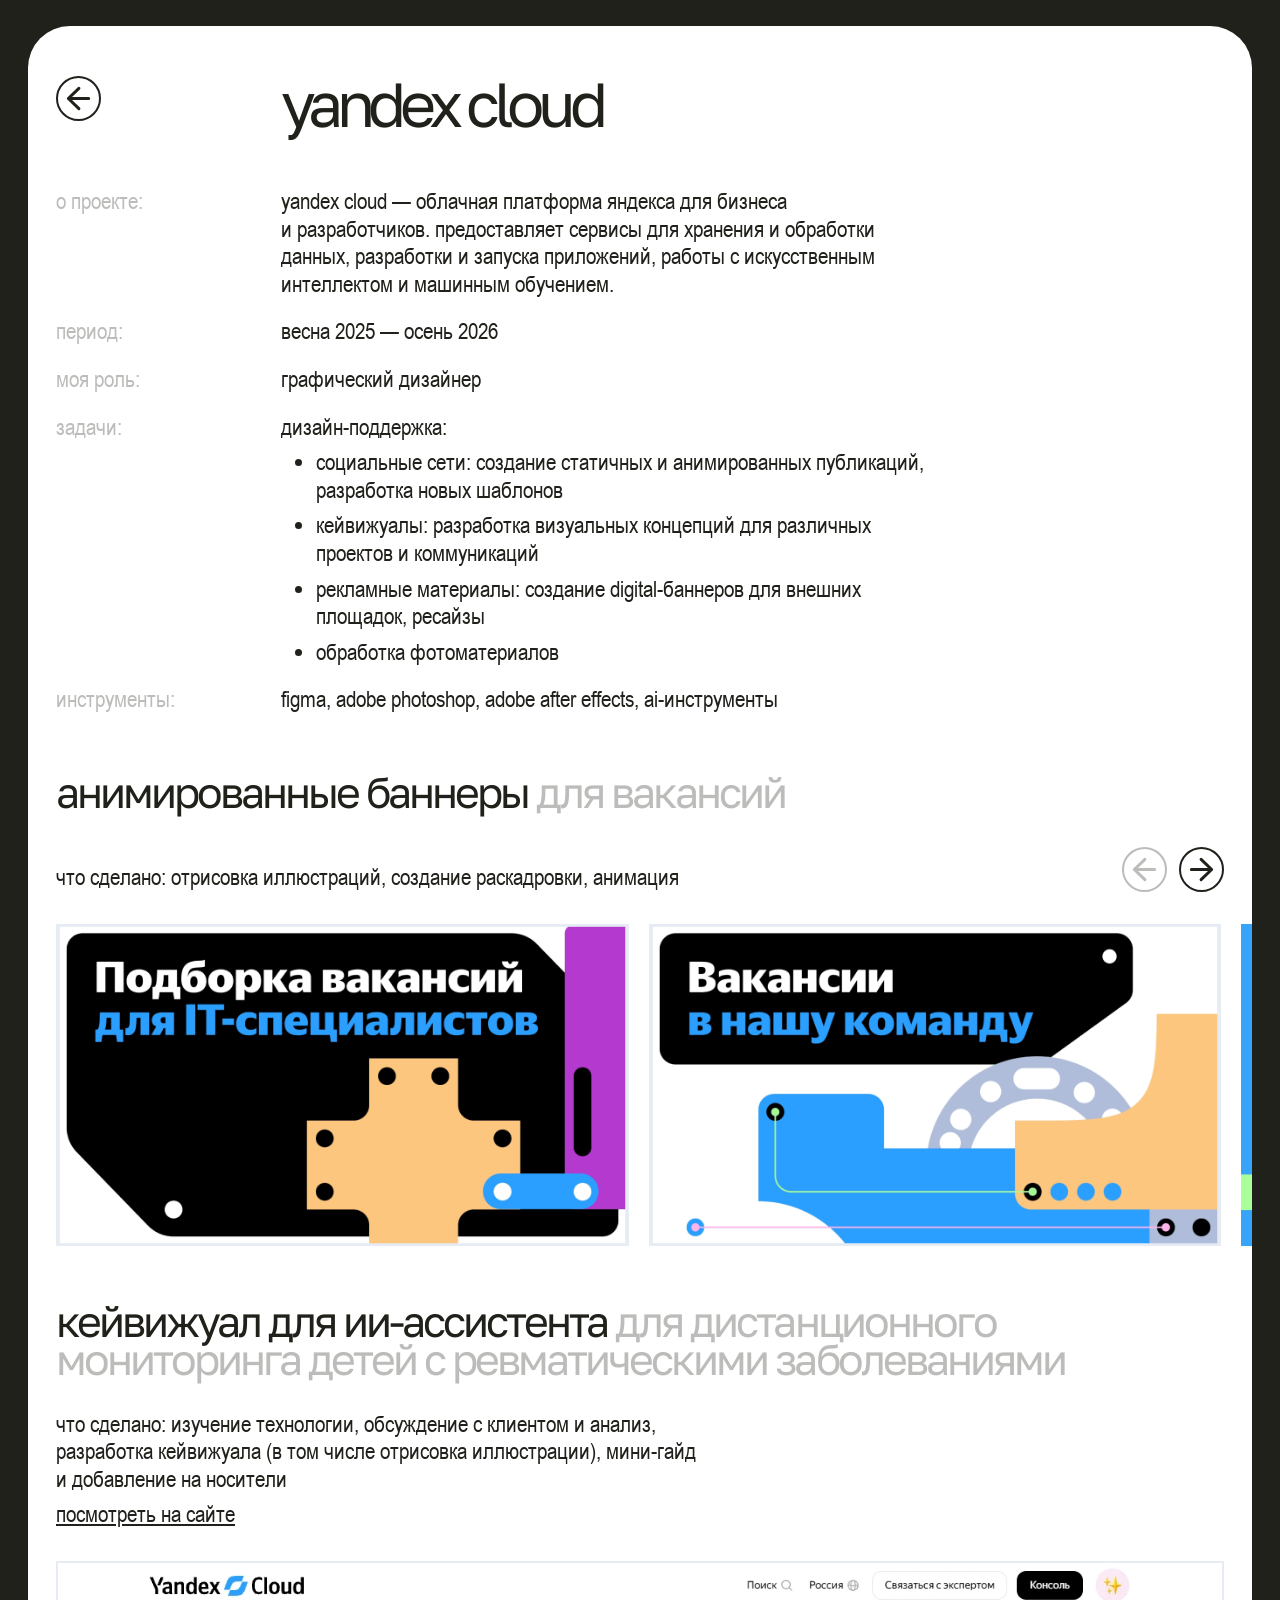
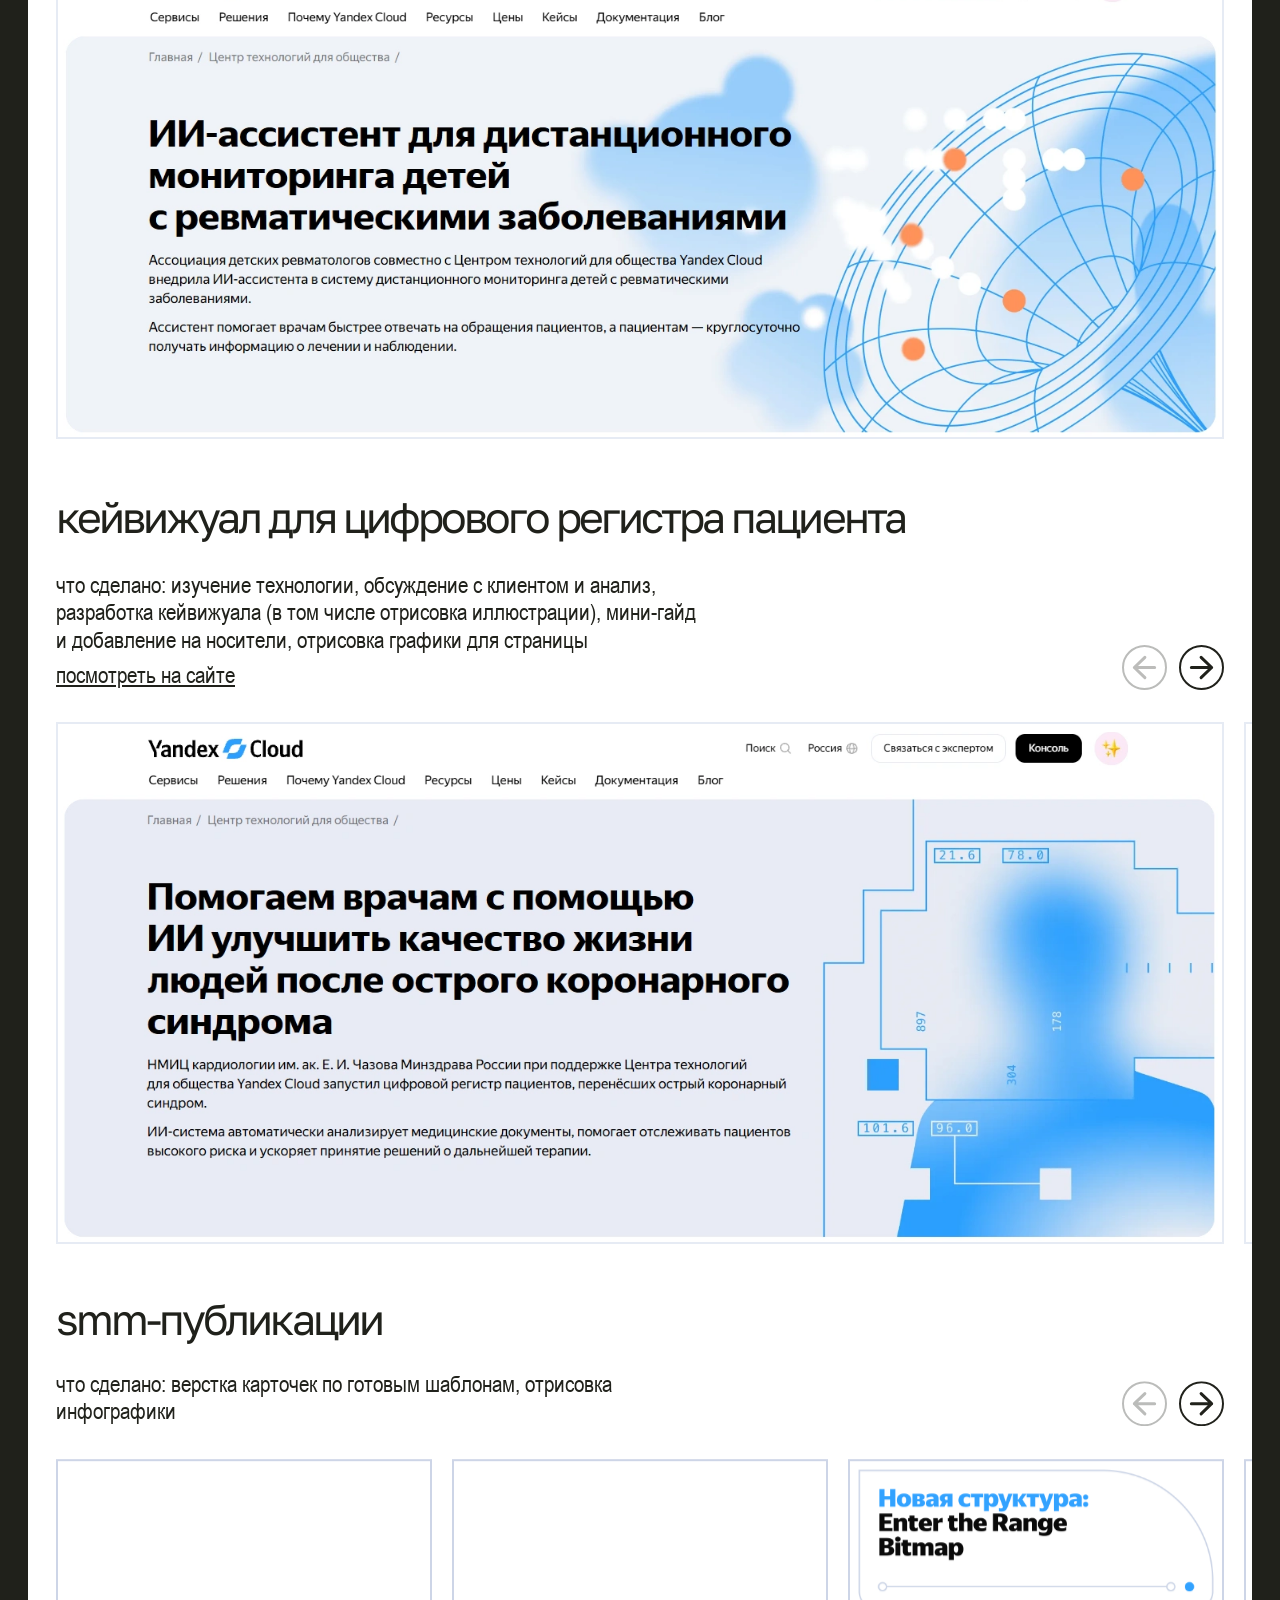
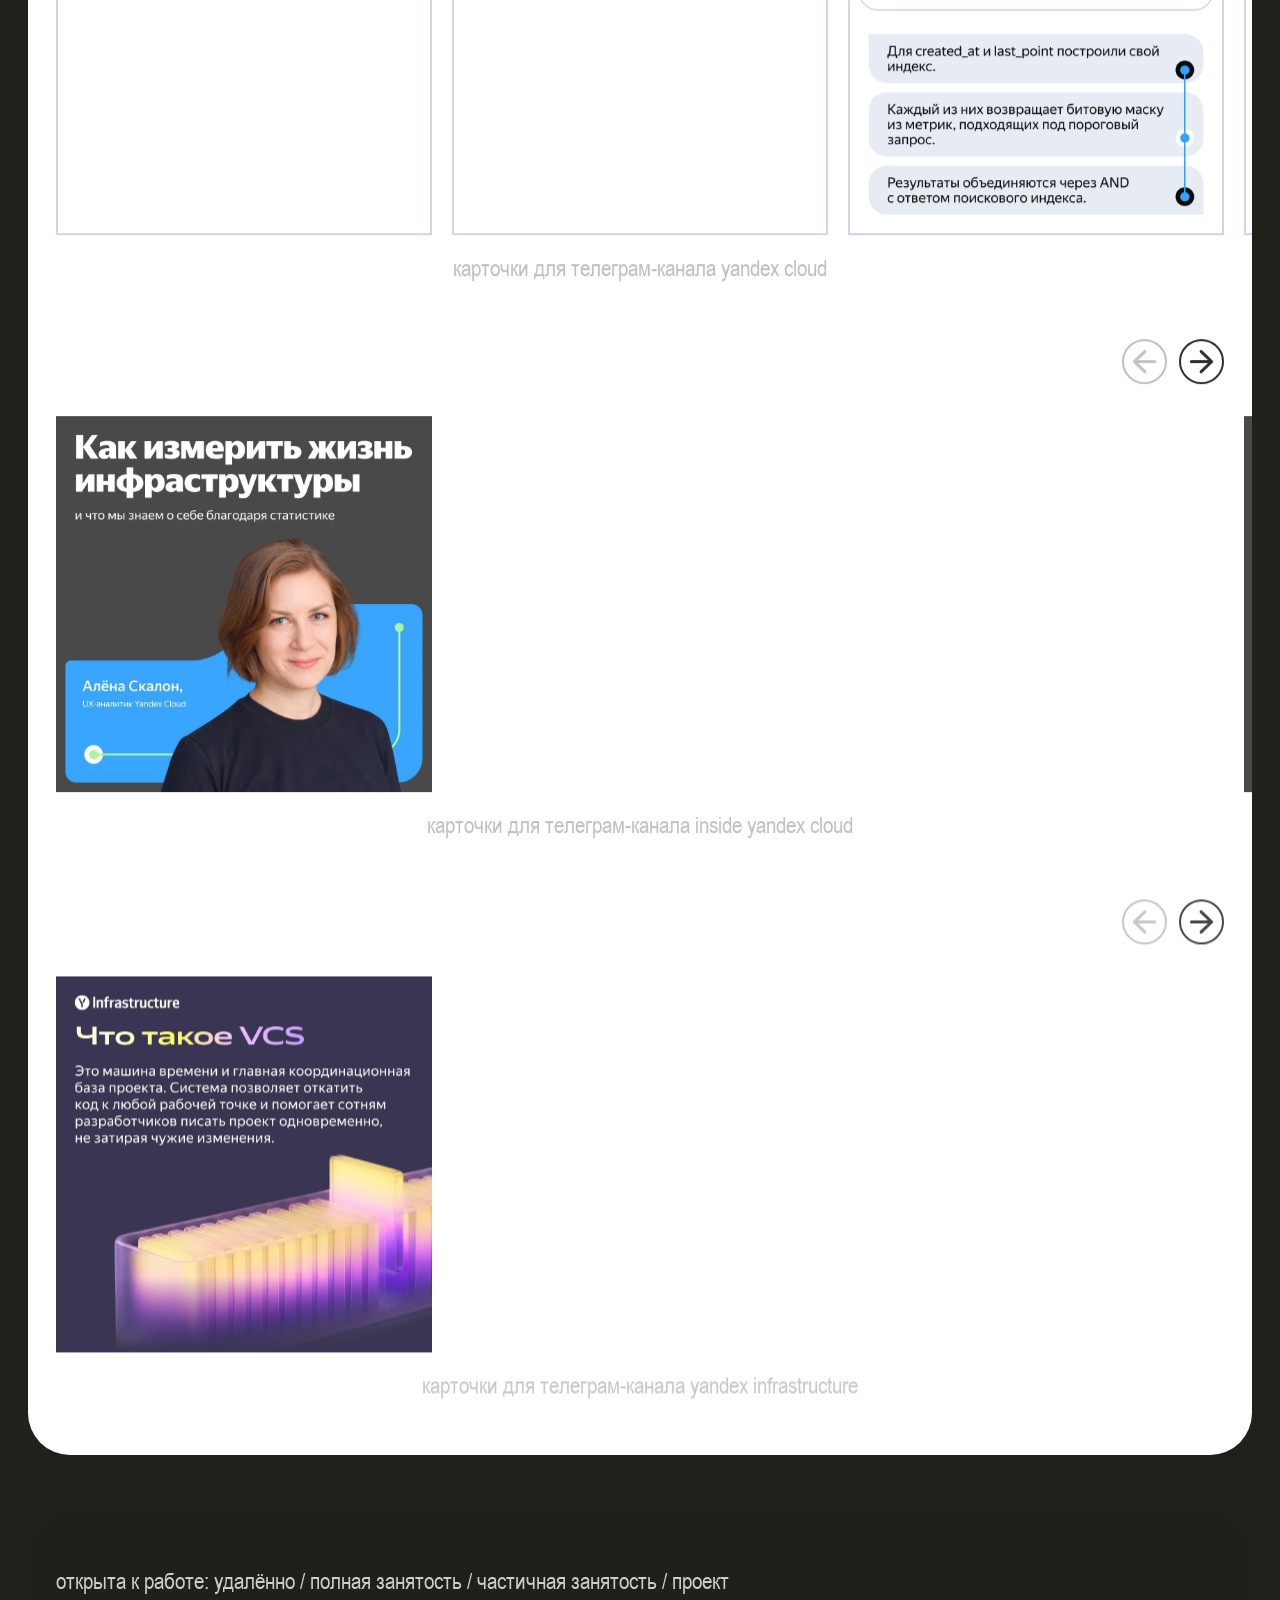
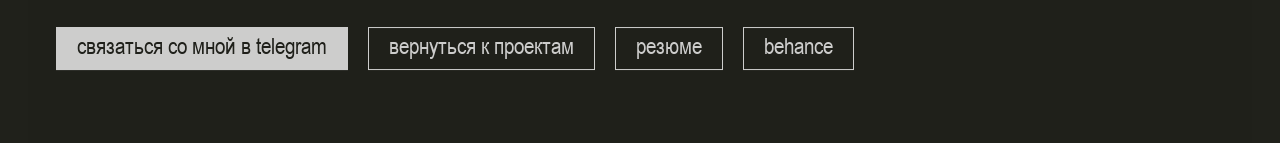
<file: yandex-cloud/index.html>
<!doctype html>
<html lang="ru">
  <head>
    <meta charset="UTF-8" />
    <script>(function pagesEntry(routes) {
  const normalize = (path) =>
    path.replace(/\/index\.html$/, '').replace(/\/+$/, '') || '/'
  const path = normalize(location.pathname)
  if (!routes.includes(path)) return
  const key = 'portfolio:pages-reload'
  let state = history.state
  try {
    const saved = JSON.parse(sessionStorage.getItem(key) || 'null')
    sessionStorage.removeItem(key)
    if (
      !state &&
      performance.getEntriesByType('navigation')[0]?.type === 'reload' &&
      saved?.path === path &&
      saved?.query === location.search &&
      saved?.hash === location.hash
    )
      state = saved.state
  } catch {
    /* Storage may be disabled; normal navigation remains available. */
  }
  if (path !== location.pathname || state !== history.state)
    history.replaceState(state, '', path + location.search + location.hash)
  addEventListener('pagehide', () => {
    try {
      sessionStorage.setItem(
        key,
        JSON.stringify({
          path: normalize(location.pathname),
          query: location.search,
          hash: location.hash,
          state: history.state,
        }),
      )
    } catch {
      /* No persistent storage is required for rendering. */
    }
  })
})(["/","/cases","/resume","/yandex-music","/yandex-cloud","/cyprus-data","/valiotti-analytics"])</script>
    <link
      rel="icon"
      type="image/png"
      sizes="16x16"
      href="/assets/favicon-16.png"
    />
    <link
      rel="icon"
      type="image/png"
      sizes="32x32"
      href="/assets/favicon-32.png"
    />
    <link
      rel="icon"
      type="image/png"
      sizes="64x64"
      href="/assets/favicon-64.png"
    />
    <meta name="viewport" content="width=device-width, initial-scale=1.0" />
    <meta
      name="description"
      content="Полина Сорокина — мультидисциплинарный дизайнер. Брендинг, 2D- и 3D-иллюстрации, SMM-дизайн и digital-проекты."
    />
    <meta property="og:type" content="website" />
    <meta property="og:locale" content="ru_RU" />
    <meta property="og:site_name" content="Портфолио — Полина Сорокина" />
    <meta property="og:title" content="Портфолио — Полина Сорокина" />
    <meta
      property="og:description"
      content="Полина Сорокина — мультидисциплинарный дизайнер. Брендинг, 2D- и 3D-иллюстрации, SMM-дизайн и digital-проекты."
    />
    <meta property="og:url" content="http://polinadesign.pro/yandex-cloud" />
    <meta
      property="og:image"
      content="http://polinadesign.pro/assets/social-preview.png"
    />
    <meta property="og:image:type" content="image/png" />
    <meta property="og:image:width" content="1200" />
    <meta property="og:image:height" content="630" />
    <meta
      property="og:image:alt"
      content="Полина Сорокина, графический дизайнер, иллюстратор"
    />
    <meta name="twitter:card" content="summary_large_image" />
    <meta name="twitter:title" content="Портфолио — Полина Сорокина" />
    <meta
      name="twitter:description"
      content="Полина Сорокина — мультидисциплинарный дизайнер. Брендинг, 2D- и 3D-иллюстрации, SMM-дизайн и digital-проекты."
    />
    <meta
      name="twitter:image"
      content="http://polinadesign.pro/assets/social-preview.png"
    />
    <meta
      name="twitter:image:alt"
      content="Полина Сорокина, графический дизайнер, иллюстратор"
    />
    <link
      rel="preload"
      href="/fonts/golos-text.ttf"
      as="font"
      type="font/ttf"
      crossorigin
    />
    <link
      rel="preload"
      href="/fonts/arial-narrow.ttf"
      as="font"
      type="font/ttf"
      crossorigin
    />
    <title>Портфолио — Полина Сорокина</title>
    <script type="module" crossorigin src="/assets/index-pgoFBAT5.js"></script>
    <link rel="stylesheet" crossorigin href="/assets/index-CYvXIcQf.css">
  </head>
  <body>
    <div id="root"></div>
  </body>
</html>
</file>
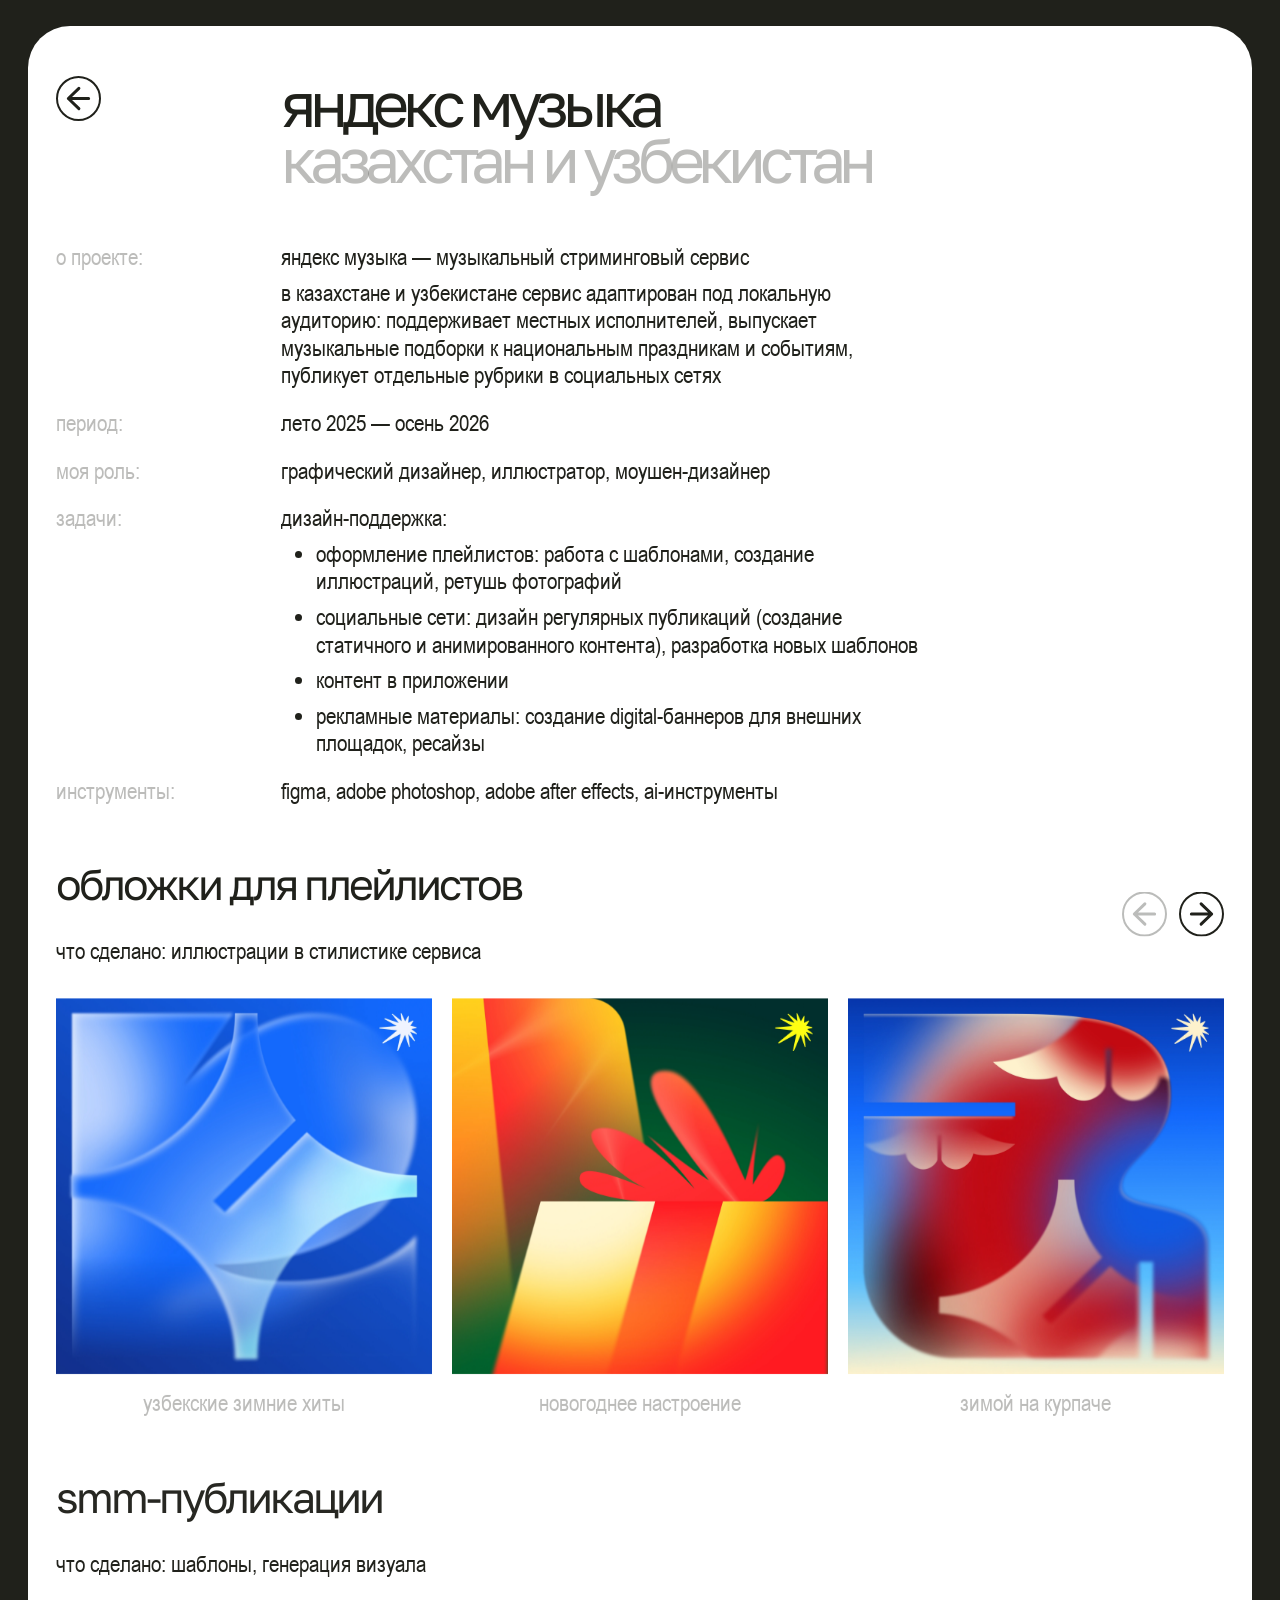
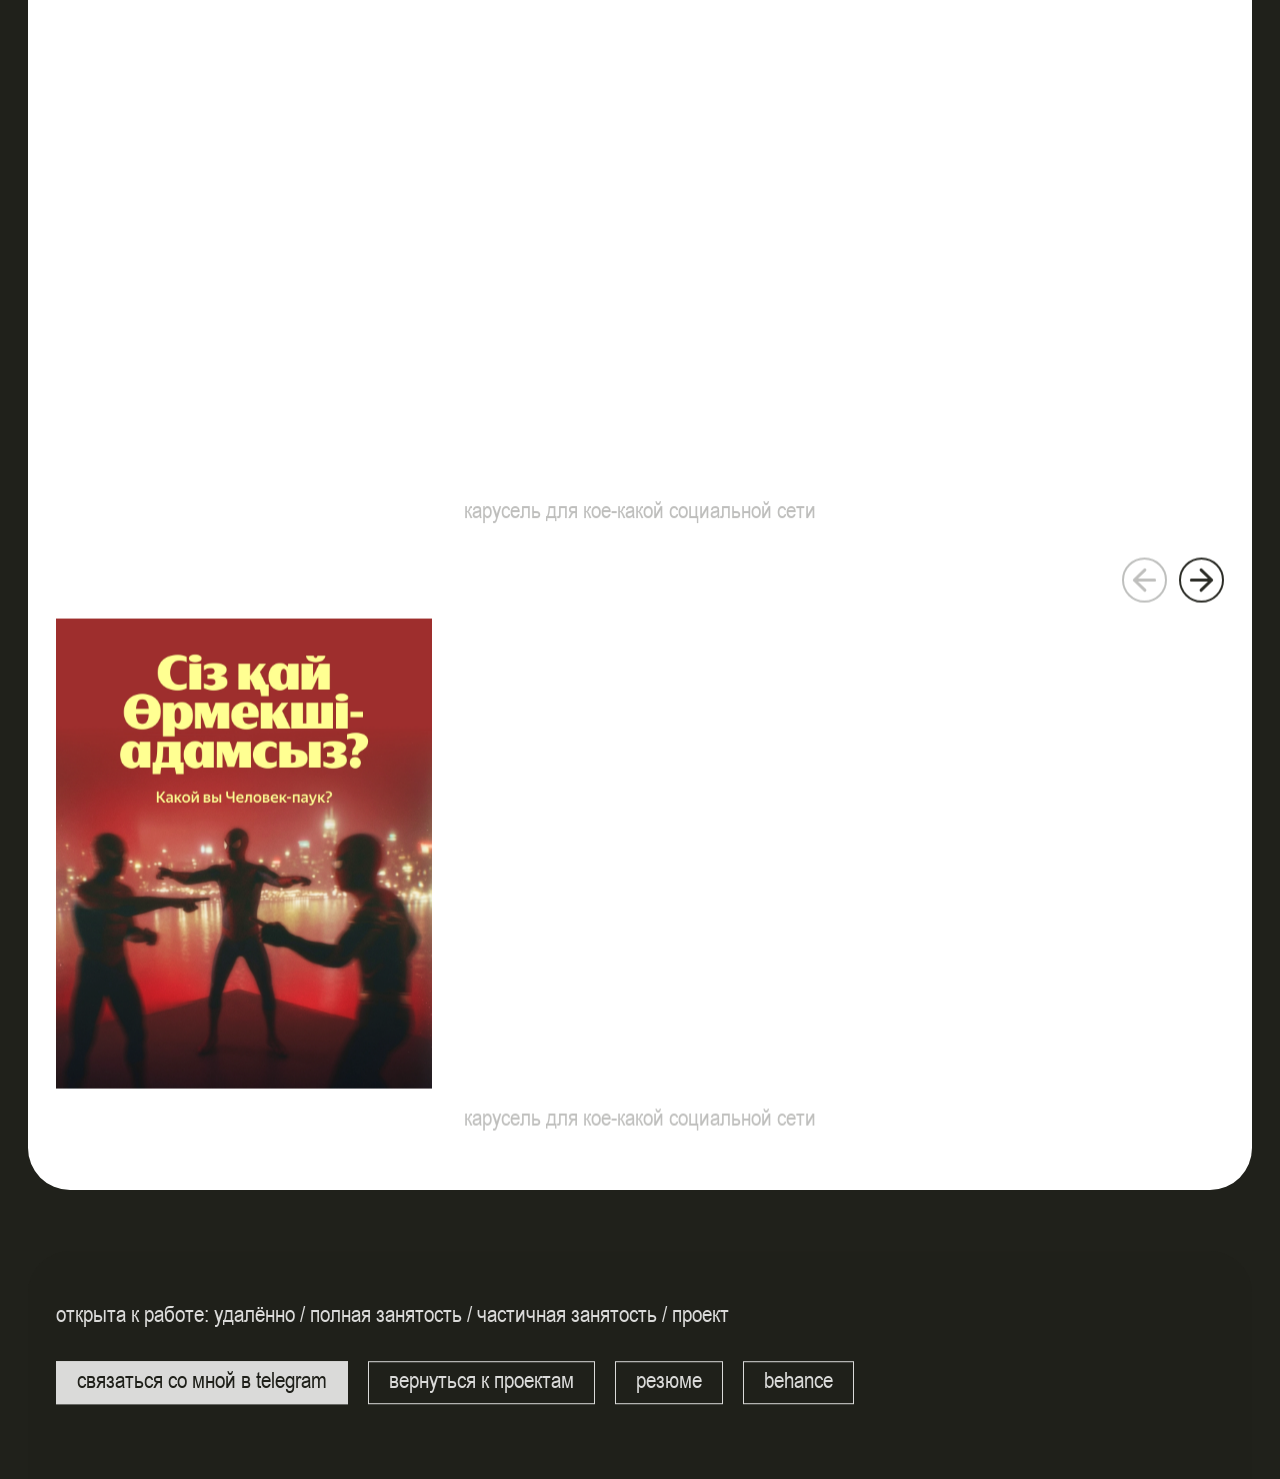
<file: yandex-music/index.html>
<!doctype html>
<html lang="ru">
  <head>
    <meta charset="UTF-8" />
    <script>(function pagesEntry(routes) {
  const normalize = (path) =>
    path.replace(/\/index\.html$/, '').replace(/\/+$/, '') || '/'
  const path = normalize(location.pathname)
  if (!routes.includes(path)) return
  const key = 'portfolio:pages-reload'
  let state = history.state
  try {
    const saved = JSON.parse(sessionStorage.getItem(key) || 'null')
    sessionStorage.removeItem(key)
    if (
      !state &&
      performance.getEntriesByType('navigation')[0]?.type === 'reload' &&
      saved?.path === path &&
      saved?.query === location.search &&
      saved?.hash === location.hash
    )
      state = saved.state
  } catch {
    /* Storage may be disabled; normal navigation remains available. */
  }
  if (path !== location.pathname || state !== history.state)
    history.replaceState(state, '', path + location.search + location.hash)
  addEventListener('pagehide', () => {
    try {
      sessionStorage.setItem(
        key,
        JSON.stringify({
          path: normalize(location.pathname),
          query: location.search,
          hash: location.hash,
          state: history.state,
        }),
      )
    } catch {
      /* No persistent storage is required for rendering. */
    }
  })
})(["/","/cases","/resume","/yandex-music","/yandex-cloud","/cyprus-data","/valiotti-analytics"])</script>
    <link
      rel="icon"
      type="image/png"
      sizes="16x16"
      href="/assets/favicon-16.png"
    />
    <link
      rel="icon"
      type="image/png"
      sizes="32x32"
      href="/assets/favicon-32.png"
    />
    <link
      rel="icon"
      type="image/png"
      sizes="64x64"
      href="/assets/favicon-64.png"
    />
    <meta name="viewport" content="width=device-width, initial-scale=1.0" />
    <meta
      name="description"
      content="Полина Сорокина — мультидисциплинарный дизайнер. Брендинг, 2D- и 3D-иллюстрации, SMM-дизайн и digital-проекты."
    />
    <meta property="og:type" content="website" />
    <meta property="og:locale" content="ru_RU" />
    <meta property="og:site_name" content="Портфолио — Полина Сорокина" />
    <meta property="og:title" content="Портфолио — Полина Сорокина" />
    <meta
      property="og:description"
      content="Полина Сорокина — мультидисциплинарный дизайнер. Брендинг, 2D- и 3D-иллюстрации, SMM-дизайн и digital-проекты."
    />
    <meta property="og:url" content="http://polinadesign.pro/yandex-music" />
    <meta
      property="og:image"
      content="http://polinadesign.pro/assets/social-preview.png"
    />
    <meta property="og:image:type" content="image/png" />
    <meta property="og:image:width" content="1200" />
    <meta property="og:image:height" content="630" />
    <meta
      property="og:image:alt"
      content="Полина Сорокина, графический дизайнер, иллюстратор"
    />
    <meta name="twitter:card" content="summary_large_image" />
    <meta name="twitter:title" content="Портфолио — Полина Сорокина" />
    <meta
      name="twitter:description"
      content="Полина Сорокина — мультидисциплинарный дизайнер. Брендинг, 2D- и 3D-иллюстрации, SMM-дизайн и digital-проекты."
    />
    <meta
      name="twitter:image"
      content="http://polinadesign.pro/assets/social-preview.png"
    />
    <meta
      name="twitter:image:alt"
      content="Полина Сорокина, графический дизайнер, иллюстратор"
    />
    <link
      rel="preload"
      href="/fonts/golos-text.ttf"
      as="font"
      type="font/ttf"
      crossorigin
    />
    <link
      rel="preload"
      href="/fonts/arial-narrow.ttf"
      as="font"
      type="font/ttf"
      crossorigin
    />
    <title>Портфолио — Полина Сорокина</title>
    <script type="module" crossorigin src="/assets/index-pgoFBAT5.js"></script>
    <link rel="stylesheet" crossorigin href="/assets/index-CYvXIcQf.css">
  </head>
  <body>
    <div id="root"></div>
  </body>
</html>
</file>
<file: assets/index-CYvXIcQf.css>
._cursor_hawic_1{pointer-events:none;z-index:2147483647;image-rendering:pixelated;visibility:hidden;position:fixed;top:0;left:0}@media (hover:hover) and (pointer:fine){html[data-custom-cursor=on],html[data-custom-cursor=on] *{cursor:none!important}}@media (hover:none),(pointer:coarse){._cursor_hawic_1{display:none}}._object_c21wr_1,._entrance_c21wr_2,._magnetic_c21wr_3,._hover_c21wr_4{pointer-events:none;position:absolute;inset:0}._object_c21wr_1 [data-name=IMG_0847\ 3],._object_c21wr_1 [data-name=magnific__enhance__29717\ 1],._object_c21wr_1 [data-name="Silver pendant without lettering or rhinestones 1"],._object_c21wr_1 [data-name^=magnific__-img1-img2]{pointer-events:auto}._object_c21wr_1 a:focus-visible [data-name]{outline:2px solid var(--ink);outline-offset:6px}._object_c21wr_1 button{pointer-events:auto}._object_c21wr_1{-webkit-user-select:none;user-select:none}._object_c21wr_1 img{-webkit-user-drag:none}._open_2l4c9_1{pointer-events:none;visibility:hidden;position:absolute;inset:0}._body_2l4c9_7,._lid_2l4c9_8{pointer-events:none;position:absolute;inset:0}._body_2l4c9_7 img,._lid_2l4c9_8 img{pointer-events:auto;display:block;position:absolute}._base_2l4c9_19,._lidImage_2l4c9_20{pointer-events:auto;transform-origin:0 0;position:absolute;overflow:hidden;transform:rotate(3.38deg)}._base_2l4c9_19{left:calc(760.84 * var(--u));top:calc(570.46 * var(--u));width:calc(337.654 * var(--u));height:calc(275.183 * var(--u))}._base_2l4c9_19 img{pointer-events:none;width:147.43%;height:213.93%;top:-100.62%;left:-31.72%}._lidImage_2l4c9_20{left:calc(776.8 * var(--u));top:calc(307.81 * var(--u));width:calc(337.654 * var(--u));height:calc(263.109 * var(--u))}._lidImage_2l4c9_20 img{pointer-events:none;width:147.43%;height:223.75%;top:-5%;left:-31.72%}._banner_2l4c9_53{left:calc(800.8 * var(--u));top:calc(646.4 * var(--u));width:calc(239.266 * var(--u));height:calc(134.518 * var(--u));border:calc(2 * var(--u)) solid #e6ebf4;transform:rotate(-9.72deg);box-shadow:0 2px 6px #0003}._darkCard_2l4c9_62{left:calc(814.4 * var(--u));top:calc(407.9 * var(--u));width:calc(128.608 * var(--u));height:calc(128.608 * var(--u));transform:rotate(-9.07deg)}._blueCard_2l4c9_69{left:calc(932.8 * var(--u));top:calc(393.3 * var(--u));width:calc(126.26 * var(--u));height:calc(126.26 * var(--u));border:calc(2 * var(--u)) solid #cbd4e7;transform:rotate(29.61deg)}._chain_2l4c9_77{left:calc(666 * var(--u));top:calc(564 * var(--u));width:calc(426.587 * var(--u));height:calc(274.043 * var(--u));clip-path:polygon(0 0,23% 0,23% 100%,0 100%);transform:rotate(3.58deg)}._clip_2l4c9_85{left:calc(897.4 * var(--u));top:calc(743.9 * var(--u));width:calc(29.473 * var(--u));height:calc(98.33 * var(--u));pointer-events:none;position:absolute;overflow:hidden;transform:rotate(116.61deg)}._clip_2l4c9_85 img{width:363.48%;height:108.95%;position:absolute;top:-3.13%;left:-129.86%}._closed_qndxe_1{pointer-events:none;position:absolute;inset:0}._homeActions_qndxe_6{z-index:100;align-items:center;gap:20px;display:flex;position:relative}._openFolderArtwork_qndxe_13{opacity:0;position:absolute;inset:0}._folderControl_qndxe_18{pointer-events:auto;z-index:1;cursor:pointer;background:0 0;border:0;padding:0;position:absolute;inset:0}._folderControl_qndxe_18:focus-visible{outline-offset:6px;outline:3px solid #20211b}._button_1kinn_1{min-height:43px;font:inherit;white-space:nowrap;border:1px solid;justify-content:center;align-items:center;padding:5px 20px 8px;line-height:1.2;text-decoration:none;display:inline-flex}._filled_1kinn_13{color:var(--ink);background:#fff;border-color:#fff}._dark_1kinn_18{background:var(--ink);border-color:var(--ink);color:#fff}._outlined_1kinn_23{border-color:var(--ink);color:var(--ink)}._button_1kinn_1:focus-visible,._arrow_1kinn_28:focus-visible{outline-offset:5px;outline:2px solid}._footer_1kinn_32{background:var(--ink);color:#fff;width:calc(100% - 56px);max-width:1384px;font:23px/1.2 var(--body-font);text-transform:lowercase;border-radius:42px 42px 0 0;flex-direction:column;gap:32px;margin-inline:auto;padding:50px 28px 80px;display:flex}._availability_1kinn_46{flex-direction:column;gap:32px;display:flex}._buttons_1kinn_51{flex-wrap:wrap;align-items:flex-start;gap:20px;display:flex}._contacts_1kinn_57{flex-wrap:wrap;gap:20px;display:flex}._mobileContacts_1kinn_62{display:none}._arrow_1kinn_28{color:inherit;background:0 0;border:0;flex:0 0 45px;width:45px;height:45px;padding:0;display:inline-flex;position:relative}._arrow_1kinn_28 img{display:block}._arrowHover_1kinn_79{opacity:0;transition:opacity .2s;position:absolute;inset:0}._arrowDefault_1kinn_85{transition:opacity .2s}._button_1kinn_1{transition:color .2s,background-color .2s}._arrow_1kinn_28:disabled{cursor:default}@media (hover:hover) and (pointer:fine){._outlined_1kinn_23:hover{background:var(--ink);color:#fff}._dark_1kinn_18:hover{color:var(--ink);background:#fff}._arrow_1kinn_28:not(:disabled):hover ._arrowHover_1kinn_79,._arrow_1kinn_28:focus-visible ._arrowHover_1kinn_79{opacity:1}._arrow_1kinn_28:not(:disabled):hover ._arrowDefault_1kinn_85,._arrow_1kinn_28:focus-visible ._arrowDefault_1kinn_85{opacity:0}._footer_1kinn_32 ._button_1kinn_1:not(._filled_1kinn_13):hover{color:var(--ink);background:#fff}._footer_1kinn_32 ._filled_1kinn_13:hover{color:#fff;background:0 0}}._arrows_1kinn_122{gap:12px;display:flex}._next_1kinn_126{transform:scaleX(-1)}._resumeOnlyMobile_1kinn_129{display:none}._buttonSlot_1kinn_132{display:contents}._indexFooter_1kinn_135{color:var(--ink);background:#fff;border-radius:0;padding-bottom:80px}._indexFooter_1kinn_135 ._filled_1kinn_13{background:var(--ink);border-color:var(--ink);color:#fff}@media (hover:hover) and (pointer:fine){._indexFooter_1kinn_135 ._button_1kinn_1:not(._filled_1kinn_13):hover{background:var(--ink);color:#fff}._indexFooter_1kinn_135 ._filled_1kinn_13:hover{color:var(--ink);background:#fff}}@media (width<=767px){._footer_1kinn_32{gap:24px;width:100%;padding:32px 20px 54px;font-size:16px;line-height:1.05}._availability_1kinn_46{gap:16px}._availability_1kinn_46>p{text-align:justify;text-box-trim:trim-both;text-box-edge:cap alphabetic}._buttons_1kinn_51{gap:8px}._button_1kinn_1{height:32px;min-height:32px;padding:0 16px 2px;font-size:16px;line-height:1.05}._resumeOnlyMobile_1kinn_129{display:contents}._contacts_1kinn_57{gap:16px;font-size:18px;line-height:1.2}._mobileContacts_1kinn_62{display:block}._arrows_1kinn_122{display:none}._indexFooter_1kinn_135{padding:0 20px 54px}._indexFooter_1kinn_135 ._button_1kinn_1{border-width:.72px;border-radius:200px;height:30px;min-height:30px;padding:3.6px 14.4px 5.76px;font-size:16.56px;line-height:1.2}._indexFooter_1kinn_135 ._availability_1kinn_46>p{text-align:left;text-box-trim:none;line-height:1.2}}._layer0_15in5_1{height:calc(323.9 * var(--u));left:calc(66.67% + calc(46.58 * var(--u)));top:calc(707.5 * var(--u));width:calc(325.082 * var(--u));display:contents;position:absolute}._layer1_15in5_9{left:calc(66.67% + calc(86.16 * var(--u)));width:calc(284.791 * var(--u));height:calc(284.791 * var(--u));top:calc(746.25 * var(--u));justify-content:center;align-items:center;display:flex;position:absolute}._layer2_15in5_19{flex:none;transform:rotate(9.03deg)}._layer3_15in5_23{pointer-events:none;box-shadow:calc(-23.154 * var(--u)) calc(38.941 * var(--u)) calc(12.629 * var(--u)) calc(0 * var(--u)) #0000, calc(-14.734 * var(--u)) calc(25.259 * var(--u)) calc(11.577 * var(--u)) calc(0 * var(--u)) #00000003, calc(-8.42 * var(--u)) calc(13.682 * var(--u)) calc(9.472 * var(--u)) calc(0 * var(--u)) #0000000d, calc(-4.21 * var(--u)) calc(6.315 * var(--u)) calc(7.367 * var(--u)) calc(0 * var(--u)) #00000017, calc(-1.052 * var(--u)) calc(1.052 * var(--u)) calc(4.21 * var(--u)) calc(0 * var(--u)) #0000001a;width:calc(248.818 * var(--u));height:calc(248.818 * var(--u));position:relative}._layer4_15in5_40{position:absolute;inset:0}._layer5_15in5_44{background:#fcfcfa80;position:absolute;inset:0}._layer6_15in5_49{object-fit:cover;opacity:.26;width:100%;max-width:none;height:100%;position:absolute}._layer7_15in5_57{-webkit-backdrop-filter:blur(calc(42.098 * var(--u)));backdrop-filter:blur(calc(42.098 * var(--u)));mix-blend-mode:luminosity;background:#dedaff33;position:absolute;inset:0}._layer8_15in5_64{border-radius:inherit;box-shadow:inset calc(0 * var(--u)) calc(0 * var(--u)) calc(38.941 * var(--u)) calc(0 * var(--u)) white, inset calc(0 * var(--u)) calc(-4.21 * var(--u)) calc(6.315 * var(--u)) calc(0 * var(--u)) #ffffff1a;position:absolute;inset:0}._layer9_15in5_74{left:calc(66.67% + calc(47.34 * var(--u)));width:calc(304.351 * var(--u));height:calc(304.351 * var(--u));top:calc(708.08 * var(--u));justify-content:center;align-items:center;display:flex;position:absolute}._layer10_15in5_84{flex:none;transform:rotate(14.87deg)}._layer11_15in5_88{box-shadow:calc(-23.154 * var(--u)) calc(38.941 * var(--u)) calc(12.629 * var(--u)) calc(0 * var(--u)) #0000, calc(-14.734 * var(--u)) calc(25.259 * var(--u)) calc(11.577 * var(--u)) calc(0 * var(--u)) #00000003, calc(-8.42 * var(--u)) calc(13.682 * var(--u)) calc(9.472 * var(--u)) calc(0 * var(--u)) #0000000d, calc(-4.21 * var(--u)) calc(6.315 * var(--u)) calc(7.367 * var(--u)) calc(0 * var(--u)) #00000017, calc(-1.052 * var(--u)) calc(1.052 * var(--u)) calc(4.21 * var(--u)) calc(0 * var(--u)) #0000001a;width:calc(248.818 * var(--u));height:calc(248.818 * var(--u));position:relative}._layer12_15in5_104{pointer-events:none;position:absolute;inset:0}._layer13_15in5_109{background:#fcfcfa80;position:absolute;inset:0}._layer14_15in5_114{object-fit:cover;opacity:.26;width:100%;max-width:none;height:100%;position:absolute}._layer15_15in5_122{mix-blend-mode:luminosity;background:#dedaff33;position:absolute;inset:0}._layer16_15in5_128{-webkit-backdrop-filter:blur(calc(42.098 * var(--u)));backdrop-filter:blur(calc(42.098 * var(--u)));object-fit:cover;width:100%;max-width:none;height:100%;position:absolute}._layer17_15in5_136{height:calc(106.244 * var(--u));left:calc(83.33% + calc(22.06 * var(--u)));top:calc(727.59 * var(--u));width:calc(81.859 * var(--u));justify-content:center;align-items:center;display:flex;position:absolute}._layer18_15in5_146{flex:none;transform:rotate(31.47deg)scaleY(-1)}._layer19_15in5_150{height:calc(105.256 * var(--u));box-shadow:calc(0 * var(--u)) calc(4 * var(--u)) calc(1 * var(--u)) calc(0 * var(--u)) #0000, calc(0 * var(--u)) calc(2 * var(--u)) calc(1 * var(--u)) calc(0 * var(--u)) #00000008, calc(0 * var(--u)) calc(1 * var(--u)) calc(1 * var(--u)) calc(0 * var(--u)) #0000001a, calc(0 * var(--u)) calc(1 * var(--u)) calc(1 * var(--u)) calc(0 * var(--u)) #0000002b;width:calc(31.549 * var(--u));position:relative}._layer20_15in5_164{pointer-events:none;position:absolute;inset:0;overflow:hidden}._layer21_15in5_170{width:363.48%;max-width:none;height:108.95%;position:absolute;top:-3.13%;left:-129.86%}._layer22_15in5_178{align-content:stretch;gap:calc(20 * var(--u));left:calc(56 * var(--u));top:calc(290 * var(--u));width:calc(640 * var(--u));flex-direction:column;align-items:flex-start;display:flex;position:absolute}._layer23_15in5_189{word-break:break-word;text-transform:lowercase;color:#20211b;min-width:100%;font-family:Arial Narrow;font-style:normal;line-height:0;font-size:calc(23 * var(--u));flex-shrink:0;width:min-content;position:relative}._layer24_15in5_202,._layer25_15in5_205,._layer26_15in5_208{line-height:1.2}._layer27_15in5_211{border-width:calc(1 * var(--u));cursor:pointer;padding-bottom:calc(8 * var(--u));padding-top:calc(5 * var(--u));padding-left:calc(20 * var(--u));padding-right:calc(20 * var(--u));background:#20211b;border-style:solid;border-color:#20211b;flex-shrink:0;place-content:stretch center;align-items:flex-start;display:flex;position:relative}._layer28_15in5_228{word-break:break-word;text-transform:lowercase;font-family:Arial Narrow;font-style:normal;line-height:1.2;font-size:calc(23 * var(--u));text-align:left;color:#fff;white-space:nowrap;flex-shrink:0;position:relative}._layer29_15in5_241{word-break:break-word;color:#20211b;font-family:Golos Text;font-weight:400;line-height:.9;font-size:calc(200 * var(--u));text-align:center;left:50%;top:calc(81 * var(--u));letter-spacing:calc(-20 * var(--u));width:calc(1358 * var(--u));position:absolute;transform:translate(-50%)}._layer30_15in5_256,._layer31_15in5_264{height:calc(904.19 * var(--u));left:calc(-14.29 * var(--u));top:calc(224.03 * var(--u));width:calc(917.492 * var(--u));display:contents;position:absolute}._layer32_15in5_272{height:calc(641.92 * var(--u));left:calc(49.4 * var(--u));top:calc(442.45 * var(--u));width:calc(809.648 * var(--u));pointer-events:none;justify-content:center;align-items:center;display:flex;position:absolute}._layer33_15in5_283{flex:none;transform:rotate(-16.95deg)}._layer34_15in5_287{height:calc(455.452 * var(--u));width:calc(707.625 * var(--u));position:relative}._layer35_15in5_292{position:absolute;inset:-.69% -.45% -8.09% -3.72%}._layer36_15in5_296{width:100%;max-width:none;height:100%;display:block}._layer37_15in5_302{height:calc(502.619 * var(--u));left:calc(114.21 * var(--u));top:calc(416.26 * var(--u));width:calc(543.033 * var(--u));justify-content:center;align-items:center;display:flex;position:absolute}._layer38_15in5_312{flex:none;transform:rotate(-30.58deg)}._layer39_15in5_316{height:calc(324.363 * var(--u));width:calc(439.088 * var(--u));position:relative}._layer40_15in5_321{-webkit-backdrop-filter:blur(calc(10.525 * var(--u)));backdrop-filter:blur(calc(10.525 * var(--u)));object-position:bottom;pointer-events:none;width:100%;max-width:none;height:100%;position:absolute;inset:0}._layer41_15in5_331{height:calc(667.016 * var(--u));left:calc(16.67% + calc(73.61 * var(--u)));top:calc(318.43 * var(--u));width:calc(420.461 * var(--u));justify-content:center;align-items:center;display:flex;position:absolute}._layer42_15in5_341{flex:none;transform:rotate(6.36deg)}._layer43_15in5_345{height:calc(631.849 * var(--u));box-shadow:calc(-23.154 * var(--u)) calc(38.941 * var(--u)) calc(12.629 * var(--u)) calc(0 * var(--u)) #0000, calc(-14.734 * var(--u)) calc(25.259 * var(--u)) calc(11.577 * var(--u)) calc(0 * var(--u)) #00000003, calc(-8.42 * var(--u)) calc(13.682 * var(--u)) calc(9.472 * var(--u)) calc(0 * var(--u)) #0000000d, calc(-4.21 * var(--u)) calc(6.315 * var(--u)) calc(7.367 * var(--u)) calc(0 * var(--u)) #00000017, calc(-1.052 * var(--u)) calc(1.052 * var(--u)) calc(4.21 * var(--u)) calc(0 * var(--u)) #0000001a;width:calc(352.66 * var(--u));position:relative}._layer44_15in5_361{object-fit:cover;pointer-events:none;width:100%;max-width:none;height:100%;position:absolute;inset:0}._layer45_15in5_370{height:calc(395.501 * var(--u));left:calc(41.67% + calc(90.61 * var(--u)));top:calc(498.4 * var(--u));width:calc(167.995 * var(--u));pointer-events:none;justify-content:center;align-items:center;display:flex;position:absolute}._layer46_15in5_381{flex:none;transform:rotate(-16.95deg)}._layer47_15in5_385{height:calc(396.777 * var(--u));width:calc(54.728 * var(--u));position:relative}._layer48_15in5_390{width:100%;max-width:none;height:100%;display:block;position:absolute;inset:0}._layer49_15in5_398{height:calc(395.501 * var(--u));left:calc(66.42 * var(--u));top:calc(688.58 * var(--u));width:calc(167.995 * var(--u));pointer-events:none;justify-content:center;align-items:center;display:flex;position:absolute}._layer50_15in5_409{flex:none;transform:rotate(-16.95deg)}._layer51_15in5_413{height:calc(396.777 * var(--u));width:calc(54.728 * var(--u));position:relative}._layer52_15in5_418{width:100%;max-width:none;height:100%;display:block;position:absolute;inset:0}._layer53_15in5_426{height:calc(604.617 * var(--u));left:calc(66.55 * var(--u));top:calc(498.72 * var(--u));width:calc(798.282 * var(--u));pointer-events:none;display:contents;position:absolute}._layer54_15in5_435{height:calc(585.649 * var(--u));left:calc(66.55 * var(--u));top:calc(498.72 * var(--u));width:calc(792.503 * var(--u));justify-content:center;align-items:center;display:flex;position:absolute}._layer55_15in5_445{flex:none;transform:rotate(-16.95deg)}._layer56_15in5_449{height:calc(396.627 * var(--u));width:calc(707.625 * var(--u));position:relative}._layer57_15in5_454{width:100%;max-width:none;height:100%;display:block;position:absolute;inset:0}._layer58_15in5_462{height:calc(428.413 * var(--u));left:calc(8.33% + calc(34 * var(--u)));top:calc(662 * var(--u));width:calc(659.878 * var(--u));justify-content:center;align-items:center;display:flex;position:absolute}._layer59_15in5_472{flex:none;transform:rotate(-16.95deg)}._layer60_15in5_476{word-break:break-word;filter:blur(calc(.5 * var(--u)));font-family:Keleti;font-style:normal;line-height:0;font-size:calc(178.163 * var(--u));color:#231f5c14;white-space:nowrap;position:relative}._layer61_15in5_487,._layer62_15in5_490,._layer63_15in5_493{line-height:normal}._layer64_15in5_496{height:calc(457.856 * var(--u));left:calc(50% + calc(94.99 * var(--u)));top:calc(198 * var(--u));width:calc(559.484 * var(--u));display:contents;position:absolute}._layer65_15in5_504{height:calc(457.856 * var(--u));left:calc(50% + calc(94.99 * var(--u)));top:calc(198 * var(--u));width:calc(559.484 * var(--u));justify-content:center;align-items:center;display:flex;position:absolute}._layer66_15in5_514{flex:none;transform:rotate(20.17deg)}._layer67_15in5_518{height:calc(310.757 * var(--u));box-shadow:calc(-23.154 * var(--u)) calc(38.941 * var(--u)) calc(12.629 * var(--u)) calc(0 * var(--u)) #0000, calc(-14.734 * var(--u)) calc(25.259 * var(--u)) calc(11.577 * var(--u)) calc(0 * var(--u)) #00000003, calc(-8.42 * var(--u)) calc(13.682 * var(--u)) calc(9.472 * var(--u)) calc(0 * var(--u)) #0000000d, calc(-4.21 * var(--u)) calc(6.315 * var(--u)) calc(7.367 * var(--u)) calc(0 * var(--u)) #00000017, calc(-1.052 * var(--u)) calc(1.052 * var(--u)) calc(4.21 * var(--u)) calc(0 * var(--u)) #0000001a;width:calc(481.885 * var(--u));position:relative}._layer68_15in5_534{-webkit-backdrop-filter:blur(calc(11.068 * var(--u)));backdrop-filter:blur(calc(11.068 * var(--u)));pointer-events:none;position:absolute;inset:0;overflow:hidden}._layer69_15in5_541{width:126.81%;max-width:none;height:198.26%;position:absolute;top:-50.92%;left:-13.99%}._layer70_15in5_549{height:calc(70.763 * var(--u));left:calc(66.67% - calc(16.07 * var(--u)));top:calc(240.37 * var(--u));width:calc(130.743 * var(--u));justify-content:center;align-items:center;display:flex;position:absolute}._layer71_15in5_559{flex:none;transform:rotate(20.17deg)}._layer72_15in5_563{word-break:break-word;text-transform:lowercase;color:#fdf2cd;font-family:Arial Narrow;font-style:normal;line-height:1.2;font-size:calc(23 * var(--u));white-space:nowrap;position:relative}._layer73_15in5_574{height:calc(309.467 * var(--u));left:calc(41.67% + calc(54.46 * var(--u)));top:calc(560.27 * var(--u));width:calc(448.429 * var(--u));display:contents;position:absolute}._layer74_15in5_582{height:calc(309.467 * var(--u));left:calc(41.67% + calc(54.46 * var(--u)));top:calc(560.27 * var(--u));width:calc(448.429 * var(--u));justify-content:center;align-items:center;display:flex;position:absolute}._layer75_15in5_592{flex:none;transform:rotate(4.9deg)}._layer76_15in5_596{height:calc(274.043 * var(--u));box-shadow:calc(0 * var(--u)) calc(16 * var(--u)) calc(4 * var(--u)) calc(0 * var(--u)) #0000, calc(0 * var(--u)) calc(10 * var(--u)) calc(4 * var(--u)) calc(0 * var(--u)) #00000008, calc(0 * var(--u)) calc(6 * var(--u)) calc(3 * var(--u)) calc(0 * var(--u)) #0000001a, calc(0 * var(--u)) calc(3 * var(--u)) calc(3 * var(--u)) calc(0 * var(--u)) #0000002b, calc(0 * var(--u)) calc(1 * var(--u)) calc(1 * var(--u)) calc(0 * var(--u)) #0003;width:calc(426.587 * var(--u));position:relative}._layer77_15in5_612{pointer-events:none;position:absolute;inset:0;overflow:hidden}._layer78_15in5_618{width:112.67%;max-width:none;height:175.38%;position:absolute;top:-35.24%;left:-4.49%}._layer79_15in5_626{height:calc(175.688 * var(--u));left:calc(58.33% + calc(36.98 * var(--u)));top:calc(618.08 * var(--u));width:calc(179.007 * var(--u));display:contents;position:absolute}._layer80_15in5_634{left:calc(58.33% + calc(53.64 * var(--u)));width:calc(146.932 * var(--u));height:calc(146.932 * var(--u));top:calc(636.87 * var(--u));justify-content:center;align-items:center;display:flex;position:absolute}._layer81_15in5_644{flex:none;transform:rotate(13.2deg)}._layer82_15in5_648{-webkit-mask-repeat:no-repeat;mask-repeat:no-repeat;-webkit-mask-clip:no-clip;mask-clip:no-clip;-webkit-mask-source-type:alpha;mask-mode:alpha;-webkit-mask-position:calc(-15.229 * var(--u)) calc(-13.419 * var(--u));mask-position:calc(-15.229 * var(--u)) calc(-13.419 * var(--u));-webkit-mask-size:calc(172.762 * var(--u)) calc(168.838 * var(--u));mask-size:calc(172.762 * var(--u)) calc(168.838 * var(--u));border-radius:calc(6.112 * var(--u));width:calc(122.242 * var(--u));height:calc(122.242 * var(--u));position:relative}._layer83_15in5_659{object-fit:cover;pointer-events:none;border-radius:calc(6.112 * var(--u));width:100%;max-width:none;height:100%;position:absolute;inset:0}._layer84_15in5_669{height:calc(69.023 * var(--u));left:calc(66.67% + calc(27.54 * var(--u)));top:calc(649.45 * var(--u));width:calc(65.726 * var(--u));display:contents;position:absolute}._layer85_15in5_677{left:calc(66.67% + calc(29 * var(--u)));width:calc(146.816 * var(--u));height:calc(146.816 * var(--u));top:calc(535.75 * var(--u));justify-content:center;align-items:center;display:flex;position:absolute}._layer86_15in5_687{flex:none;transform:rotate(72.48deg)scaleY(-1)}._layer87_15in5_691{-webkit-mask-repeat:no-repeat;mask-repeat:no-repeat;-webkit-mask-clip:no-clip;mask-clip:no-clip;-webkit-mask-source-type:alpha;mask-mode:alpha;-webkit-mask-position:calc(2.968 * var(--u)) calc(118.573 * var(--u));mask-position:calc(2.968 * var(--u)) calc(118.573 * var(--u));-webkit-mask-size:calc(58.55 * var(--u)) calc(59.694 * var(--u));mask-size:calc(58.55 * var(--u)) calc(59.694 * var(--u));border-radius:calc(6.112 * var(--u));width:calc(117.018 * var(--u));height:calc(117.018 * var(--u));position:relative}._layer88_15in5_702{pointer-events:none;border-radius:calc(6.112 * var(--u));position:absolute;inset:0}._layer89_15in5_708{object-fit:cover;border-radius:calc(6.112 * var(--u));width:100%;max-width:none;height:100%;position:absolute}._layer90_15in5_716{border-radius:calc(6.112 * var(--u));position:absolute;inset:0}._layer91_15in5_721{height:calc(19.17 * var(--u));left:calc(58.33% - calc(.17 * var(--u)));top:calc(630 * var(--u));width:calc(20.217 * var(--u));justify-content:center;align-items:center;display:flex;position:absolute}._layer92_15in5_731{flex:none;transform:rotate(4.9deg)}._layer93_15in5_735{height:calc(17.631 * var(--u));border-radius:calc(21.796 * var(--u));box-shadow:calc(0 * var(--u)) calc(3.056 * var(--u)) calc(.764 * var(--u)) calc(0 * var(--u)) #0000, calc(0 * var(--u)) calc(1.528 * var(--u)) calc(.764 * var(--u)) calc(0 * var(--u)) #00000008, calc(0 * var(--u)) calc(.764 * var(--u)) calc(.764 * var(--u)) calc(0 * var(--u)) #0000001a, calc(0 * var(--u)) calc(.764 * var(--u)) calc(.764 * var(--u)) calc(0 * var(--u)) #0000002b;width:calc(18.781 * var(--u));position:relative}._layer94_15in5_750{pointer-events:none;border-radius:calc(21.796 * var(--u));position:absolute;inset:0}._layer95_15in5_756{border-radius:calc(21.796 * var(--u));position:absolute;inset:0;overflow:hidden}._layer96_15in5_762{width:112.71%;max-width:none;height:175.79%;position:absolute;top:-35.45%;left:-4.51%}._layer97_15in5_770{border-radius:calc(21.796 * var(--u));position:absolute;inset:0;overflow:hidden}._layer98_15in5_776{width:3228.44%;max-width:none;height:3419.16%;position:absolute;top:-1232.04%;left:-2729.77%}._layer99_15in5_784{height:calc(20.381 * var(--u));left:calc(58.33% + calc(23.51 * var(--u)));top:calc(644.35 * var(--u));width:calc(21.079 * var(--u));justify-content:center;align-items:center;display:flex;position:absolute}._layer100_15in5_794{flex:none;transform:rotate(4.9deg)}._layer101_15in5_798{height:calc(18.781 * var(--u));border-radius:calc(21.796 * var(--u));box-shadow:calc(0 * var(--u)) calc(3.056 * var(--u)) calc(.764 * var(--u)) calc(0 * var(--u)) #0000, calc(0 * var(--u)) calc(1.528 * var(--u)) calc(.764 * var(--u)) calc(0 * var(--u)) #00000008, calc(0 * var(--u)) calc(.764 * var(--u)) calc(.764 * var(--u)) calc(0 * var(--u)) #0000001a, calc(0 * var(--u)) calc(.764 * var(--u)) calc(.764 * var(--u)) calc(0 * var(--u)) #0000002b;width:calc(19.547 * var(--u));position:relative}._layer102_15in5_813{pointer-events:none;border-radius:calc(21.796 * var(--u));position:absolute;inset:0}._layer103_15in5_819{border-radius:calc(21.796 * var(--u));position:absolute;inset:0;overflow:hidden}._layer104_15in5_825{width:112.71%;max-width:none;height:175.79%;position:absolute;top:-35.45%;left:-4.51%}._layer105_15in5_833{border-radius:calc(21.796 * var(--u));position:absolute;inset:0;overflow:hidden}._layer106_15in5_839{width:3101.83%;max-width:none;height:3209.83%;position:absolute;top:-1173.94%;left:-2368.65%}._layer107_15in5_847{height:calc(20.381 * var(--u));left:calc(66.67% + calc(39.51 * var(--u)));top:calc(807.95 * var(--u));width:calc(21.079 * var(--u));justify-content:center;align-items:center;display:flex;position:absolute}._layer108_15in5_857{flex:none;transform:rotate(4.9deg)}._layer109_15in5_861{height:calc(18.781 * var(--u));border-radius:calc(21.796 * var(--u));box-shadow:calc(0 * var(--u)) calc(3.056 * var(--u)) calc(.764 * var(--u)) calc(0 * var(--u)) #0000, calc(0 * var(--u)) calc(1.528 * var(--u)) calc(.764 * var(--u)) calc(0 * var(--u)) #00000008, calc(0 * var(--u)) calc(.764 * var(--u)) calc(.764 * var(--u)) calc(0 * var(--u)) #0000001a, calc(0 * var(--u)) calc(.764 * var(--u)) calc(.764 * var(--u)) calc(0 * var(--u)) #0000002b;width:calc(19.547 * var(--u));position:relative}._layer110_15in5_876{pointer-events:none;border-radius:calc(21.796 * var(--u));position:absolute;inset:0}._layer111_15in5_882{border-radius:calc(21.796 * var(--u));position:absolute;inset:0;overflow:hidden}._layer112_15in5_888{width:112.71%;max-width:none;height:175.79%;position:absolute;top:-35.45%;left:-4.51%}._layer113_15in5_896{border-radius:calc(21.796 * var(--u));position:absolute;inset:0;overflow:hidden}._layer114_15in5_902{width:3101.83%;max-width:none;height:3209.83%;position:absolute;top:-969.3%;left:-2179.2%}._layer115_15in5_910{height:calc(20.381 * var(--u));left:calc(50% + calc(79.1 * var(--u)));top:calc(745 * var(--u));width:calc(21.079 * var(--u));justify-content:center;align-items:center;display:flex;position:absolute}._layer116_15in5_920{flex:none;transform:rotate(4.9deg)}._layer117_15in5_924{height:calc(18.781 * var(--u));border-radius:calc(21.796 * var(--u));box-shadow:calc(0 * var(--u)) calc(3.056 * var(--u)) calc(.764 * var(--u)) calc(0 * var(--u)) #0000, calc(0 * var(--u)) calc(1.528 * var(--u)) calc(.764 * var(--u)) calc(0 * var(--u)) #00000008, calc(0 * var(--u)) calc(.764 * var(--u)) calc(.764 * var(--u)) calc(0 * var(--u)) #0000001a, calc(0 * var(--u)) calc(.764 * var(--u)) calc(.764 * var(--u)) calc(0 * var(--u)) #0000002b;width:calc(19.547 * var(--u));position:relative}._layer118_15in5_939{pointer-events:none;border-radius:calc(21.796 * var(--u));position:absolute;inset:0}._layer119_15in5_945{border-radius:calc(21.796 * var(--u));position:absolute;inset:0;overflow:hidden}._layer120_15in5_951{width:112.71%;max-width:none;height:175.79%;position:absolute;top:-35.45%;left:-4.51%}._layer121_15in5_959{border-radius:calc(21.796 * var(--u));position:absolute;inset:0;overflow:hidden}._layer122_15in5_965{width:3101.83%;max-width:none;height:3209.83%;position:absolute;top:-1104.63%;left:-1587.15%}._layer123_15in5_973{cursor:pointer;height:calc(184.142 * var(--u));left:calc(-14.41 * var(--u));top:calc(95.82 * var(--u));width:calc(184.472 * var(--u));display:contents;position:absolute}._layer124_15in5_982{left:calc(23.5 * var(--u));width:calc(130.951 * var(--u));height:calc(130.951 * var(--u));top:calc(127.58 * var(--u));justify-content:center;align-items:center;display:flex;position:absolute}._layer125_15in5_992{flex:none;transform:rotate(-10.78deg)}._layer126_15in5_996{pointer-events:none;box-shadow:calc(-10.42 * var(--u)) calc(17.525 * var(--u)) calc(5.684 * var(--u)) calc(0 * var(--u)) #0000, calc(-6.631 * var(--u)) calc(11.368 * var(--u)) calc(5.21 * var(--u)) calc(0 * var(--u)) #00000003, calc(-3.789 * var(--u)) calc(6.157 * var(--u)) calc(4.263 * var(--u)) calc(0 * var(--u)) #0000000d, calc(-1.895 * var(--u)) calc(2.842 * var(--u)) calc(3.316 * var(--u)) calc(0 * var(--u)) #00000017, calc(-.474 * var(--u)) calc(.474 * var(--u)) calc(1.895 * var(--u)) calc(0 * var(--u)) #0000001a;width:calc(111.978 * var(--u));height:calc(111.978 * var(--u));position:relative}._layer127_15in5_1013{position:absolute;inset:0}._layer128_15in5_1017{background:#fcfcfa80;position:absolute;inset:0}._layer129_15in5_1022{object-fit:cover;opacity:.26;width:100%;max-width:none;height:100%;position:absolute}._layer130_15in5_1030{-webkit-backdrop-filter:blur(calc(18.946 * var(--u)));backdrop-filter:blur(calc(18.946 * var(--u)));mix-blend-mode:luminosity;background:#dedaff33;position:absolute;inset:0}._layer131_15in5_1037{border-radius:inherit;box-shadow:inset calc(0 * var(--u)) calc(0 * var(--u)) calc(17.525 * var(--u)) calc(0 * var(--u)) white, inset calc(0 * var(--u)) calc(-1.895 * var(--u)) calc(2.842 * var(--u)) calc(0 * var(--u)) #ffffff1a;position:absolute;inset:0}._layer132_15in5_1047{left:calc(11.75 * var(--u));width:calc(121.205 * var(--u));height:calc(121.205 * var(--u));top:calc(124.86 * var(--u));justify-content:center;align-items:center;display:flex;position:absolute}._layer133_15in5_1057{flex:none;transform:rotate(-4.94deg)}._layer134_15in5_1061{box-shadow:calc(-10.42 * var(--u)) calc(17.525 * var(--u)) calc(5.684 * var(--u)) calc(0 * var(--u)) #0000, calc(-6.631 * var(--u)) calc(11.368 * var(--u)) calc(5.21 * var(--u)) calc(0 * var(--u)) #00000003, calc(-3.789 * var(--u)) calc(6.157 * var(--u)) calc(4.263 * var(--u)) calc(0 * var(--u)) #0000000d, calc(-1.895 * var(--u)) calc(2.842 * var(--u)) calc(3.316 * var(--u)) calc(0 * var(--u)) #00000017, calc(-.474 * var(--u)) calc(.474 * var(--u)) calc(1.895 * var(--u)) calc(0 * var(--u)) #0000001a;width:calc(111.978 * var(--u));height:calc(111.978 * var(--u));position:relative}._layer135_15in5_1077{pointer-events:none;position:absolute;inset:0}._layer136_15in5_1082{background:#fcfcfa80;position:absolute;inset:0}._layer137_15in5_1087{object-fit:cover;opacity:.26;width:100%;max-width:none;height:100%;position:absolute}._layer138_15in5_1095{mix-blend-mode:luminosity;background:#dedaff33;position:absolute;inset:0}._layer139_15in5_1101{-webkit-backdrop-filter:blur(calc(18.946 * var(--u)));backdrop-filter:blur(calc(18.946 * var(--u)));object-fit:cover;width:100%;max-width:none;height:100%;position:absolute}._layer140_15in5_1109{height:calc(49.261 * var(--u));left:calc(92.29 * var(--u));top:calc(111.37 * var(--u));width:calc(23.476 * var(--u));justify-content:center;align-items:center;display:flex;position:absolute}._layer141_15in5_1119{flex:none;transform:rotate(11.66deg)scaleY(-1)}._layer142_15in5_1123{height:calc(47.369 * var(--u));box-shadow:calc(0 * var(--u)) calc(1.8 * var(--u)) calc(.45 * var(--u)) calc(0 * var(--u)) #0000, calc(0 * var(--u)) calc(.9 * var(--u)) calc(.45 * var(--u)) calc(0 * var(--u)) #00000008, calc(0 * var(--u)) calc(.45 * var(--u)) calc(.45 * var(--u)) calc(0 * var(--u)) #0000001a, calc(0 * var(--u)) calc(.45 * var(--u)) calc(.45 * var(--u)) calc(0 * var(--u)) #0000002b;width:calc(14.198 * var(--u));position:relative}._layer143_15in5_1137{pointer-events:none;position:absolute;inset:0;overflow:hidden}._layer144_15in5_1143{width:363.48%;max-width:none;height:108.95%;position:absolute;top:-3.13%;left:-129.86%}._layer145_15in5_1151{height:calc(116.459 * var(--u));left:calc(142.53 * var(--u));top:calc(77.77 * var(--u));width:calc(151.074 * var(--u));justify-content:center;align-items:center;display:flex;position:absolute}._layer146_15in5_1161{flex:none;transform:rotate(-4.27deg)}._layer147_15in5_1165{cursor:pointer;height:calc(106.06 * var(--u));width:calc(143.572 * var(--u));display:block;position:relative}._layer148_15in5_1172{-webkit-backdrop-filter:blur(calc(3.441 * var(--u)));backdrop-filter:blur(calc(3.441 * var(--u)));object-position:bottom;pointer-events:none;width:100%;max-width:none;height:100%;position:absolute;inset:0}._layer149_15in5_1182{height:calc(242.997 * var(--u));left:calc(175 * var(--u));top:calc(68.38 * var(--u));width:calc(215.497 * var(--u));justify-content:center;align-items:center;display:flex;position:absolute}._layer150_15in5_1192{flex:none;transform:rotate(30.68deg)}._layer151_15in5_1196{cursor:pointer;height:calc(206.601 * var(--u));box-shadow:calc(-10.42 * var(--u)) calc(17.525 * var(--u)) calc(5.684 * var(--u)) calc(0 * var(--u)) #0000, calc(-6.631 * var(--u)) calc(11.368 * var(--u)) calc(5.21 * var(--u)) calc(0 * var(--u)) #00000003, calc(-3.789 * var(--u)) calc(6.157 * var(--u)) calc(4.263 * var(--u)) calc(0 * var(--u)) #0000000d, calc(-1.895 * var(--u)) calc(2.842 * var(--u)) calc(3.316 * var(--u)) calc(0 * var(--u)) #00000017, calc(-.474 * var(--u)) calc(.474 * var(--u)) calc(1.895 * var(--u)) calc(0 * var(--u)) #0000001a;width:calc(128.005 * var(--u));display:block;position:relative}._layer152_15in5_1214{pointer-events:none;position:absolute;inset:0;overflow:hidden}._layer153_15in5_1220{width:107.6%;max-width:none;height:100%;position:absolute;top:0;left:1.16%}._layer154_15in5_1228{cursor:pointer;height:calc(169.127 * var(--u));left:calc(139.38 * var(--u));top:calc(-85.39 * var(--u));width:calc(210.389 * var(--u));display:contents;position:absolute}._layer155_15in5_1237{height:calc(169.127 * var(--u));left:calc(139.38 * var(--u));top:calc(-85.39 * var(--u));width:calc(210.389 * var(--u));justify-content:center;align-items:center;display:flex;position:absolute}._layer156_15in5_1247{flex:none;transform:rotate(-18.27deg)}._layer157_15in5_1251{height:calc(117.798 * var(--u));box-shadow:calc(-10.139 * var(--u)) calc(17.052 * var(--u)) calc(5.531 * var(--u)) calc(0 * var(--u)) #0000, calc(-6.452 * var(--u)) calc(11.061 * var(--u)) calc(5.07 * var(--u)) calc(0 * var(--u)) #00000003, calc(-3.687 * var(--u)) calc(5.991 * var(--u)) calc(4.148 * var(--u)) calc(0 * var(--u)) #0000000d, calc(-1.844 * var(--u)) calc(2.765 * var(--u)) calc(3.226 * var(--u)) calc(0 * var(--u)) #00000017, calc(-.461 * var(--u)) calc(.461 * var(--u)) calc(1.844 * var(--u)) calc(0 * var(--u)) #0000001a;width:calc(182.667 * var(--u));position:relative}._layer158_15in5_1267{-webkit-backdrop-filter:blur(calc(4.847 * var(--u)));backdrop-filter:blur(calc(4.847 * var(--u)));pointer-events:none;position:absolute;inset:0;overflow:hidden}._layer159_15in5_1274{width:126.81%;max-width:none;height:198.26%;position:absolute;top:-50.92%;left:-13.99%}._layer160_15in5_1282{height:calc(25.333 * var(--u));left:calc(158.7 * var(--u));top:calc(-38.42 * var(--u));width:calc(50.111 * var(--u));justify-content:center;align-items:center;display:flex;position:absolute}._layer161_15in5_1292{flex:none;transform:rotate(-18.27deg)}._layer162_15in5_1296{word-break:break-word;height:calc(10.388 * var(--u));text-transform:lowercase;color:#fdf2cd;font-family:Arial Narrow;font-style:normal;line-height:1.2;font-size:calc(10.072 * var(--u));width:calc(49.342 * var(--u));position:relative}._layer163_15in5_1308{cursor:pointer;height:calc(154.642 * var(--u));left:calc(-18.91 * var(--u));top:calc(-32.41 * var(--u));width:calc(197.096 * var(--u));display:contents;position:absolute}._layer164_15in5_1317{height:calc(154.642 * var(--u));left:calc(-18.91 * var(--u));top:calc(-32.41 * var(--u));width:calc(197.096 * var(--u));justify-content:center;align-items:center;display:flex;position:absolute}._layer165_15in5_1327{flex:none;transform:rotate(16deg)}._layer166_15in5_1331{height:calc(111.23 * var(--u));box-shadow:calc(0 * var(--u)) calc(7.587 * var(--u)) calc(1.897 * var(--u)) calc(0 * var(--u)) #0000, calc(0 * var(--u)) calc(4.742 * var(--u)) calc(1.897 * var(--u)) calc(0 * var(--u)) #00000008, calc(0 * var(--u)) calc(2.845 * var(--u)) calc(1.423 * var(--u)) calc(0 * var(--u)) #0000001a, calc(0 * var(--u)) calc(1.423 * var(--u)) calc(1.423 * var(--u)) calc(0 * var(--u)) #0000002b, calc(0 * var(--u)) calc(.474 * var(--u)) calc(.474 * var(--u)) calc(0 * var(--u)) #0003;width:calc(173.146 * var(--u));position:relative}._layer167_15in5_1347{pointer-events:none;position:absolute;inset:0;overflow:hidden}._layer168_15in5_1353{width:112.67%;max-width:none;height:175.38%;position:absolute;top:-35.24%;left:-4.49%}._layer169_15in5_1361{height:calc(81.8 * var(--u));left:calc(73.92 * var(--u));top:calc(7.26 * var(--u));width:calc(82.813 * var(--u));display:contents;position:absolute}._layer170_15in5_1369{left:calc(82.41 * var(--u));width:calc(65.64 * var(--u));height:calc(65.64 * var(--u));top:calc(17.14 * var(--u));justify-content:center;align-items:center;display:flex;position:absolute}._layer171_15in5_1379{flex:none;transform:rotate(24.3deg)}._layer172_15in5_1383{-webkit-mask-repeat:no-repeat;mask-repeat:no-repeat;-webkit-mask-clip:no-clip;mask-clip:no-clip;-webkit-mask-source-type:alpha;mask-mode:alpha;-webkit-mask-position:calc(-6.446 * var(--u)) calc(-2.656 * var(--u));mask-position:calc(-6.446 * var(--u)) calc(-2.656 * var(--u));-webkit-mask-size:calc(74.264 * var(--u)) calc(72.444 * var(--u));mask-size:calc(74.264 * var(--u)) calc(72.444 * var(--u));border-radius:calc(2.898 * var(--u));width:calc(49.616 * var(--u));height:calc(49.616 * var(--u));position:relative}._layer173_15in5_1394{object-fit:cover;pointer-events:none;border-radius:calc(2.898 * var(--u));width:100%;max-width:none;height:100%;position:absolute;inset:0}._layer174_15in5_1404{height:calc(25.39 * var(--u));left:calc(126.6 * var(--u));top:calc(30.92 * var(--u));width:calc(23.826 * var(--u));display:contents;position:absolute}._layer175_15in5_1412{left:calc(134.83 * var(--u));width:calc(52.509 * var(--u));height:calc(52.509 * var(--u));top:calc(-9.15 * var(--u));justify-content:center;align-items:center;display:flex;position:absolute}._layer176_15in5_1422{flex:none;transform:rotate(83.58deg)scaleY(-1)}._layer177_15in5_1426{-webkit-mask-repeat:no-repeat;mask-repeat:no-repeat;-webkit-mask-clip:no-clip;mask-clip:no-clip;-webkit-mask-source-type:alpha;mask-mode:alpha;-webkit-mask-position:calc(-7.908 * var(--u)) calc(40.239 * var(--u));mask-position:calc(-7.908 * var(--u)) calc(40.239 * var(--u));-webkit-mask-size:calc(23.087 * var(--u)) calc(24.991 * var(--u));mask-size:calc(23.087 * var(--u)) calc(24.991 * var(--u));border-radius:calc(2.898 * var(--u));width:calc(47.496 * var(--u));height:calc(47.496 * var(--u));position:relative}._layer178_15in5_1437{pointer-events:none;border-radius:calc(2.898 * var(--u));position:absolute;inset:0}._layer179_15in5_1443{object-fit:cover;border-radius:calc(2.898 * var(--u));width:100%;max-width:none;height:100%;position:absolute}._layer180_15in5_1451{border-radius:calc(2.898 * var(--u));position:absolute;inset:0}._layer181_15in5_1456{height:calc(8.988 * var(--u));left:calc(69.44 * var(--u));top:calc(8.14 * var(--u));width:calc(9.34 * var(--u));justify-content:center;align-items:center;display:flex;position:absolute}._layer182_15in5_1466{flex:none;transform:rotate(15.98deg)skew(-.04deg)}._layer183_15in5_1470{height:calc(7.156 * var(--u));border-radius:calc(10.335 * var(--u));box-shadow:calc(0 * var(--u)) calc(1.449 * var(--u)) calc(.362 * var(--u)) calc(0 * var(--u)) #0000, calc(0 * var(--u)) calc(.725 * var(--u)) calc(.362 * var(--u)) calc(0 * var(--u)) #00000008, calc(0 * var(--u)) calc(.362 * var(--u)) calc(.362 * var(--u)) calc(0 * var(--u)) #0000001a, calc(0 * var(--u)) calc(.362 * var(--u)) calc(.362 * var(--u)) calc(0 * var(--u)) #0000002b;width:calc(7.662 * var(--u));position:relative}._layer184_15in5_1485{pointer-events:none;border-radius:calc(10.335 * var(--u));position:absolute;inset:0}._layer185_15in5_1491{border-radius:calc(10.335 * var(--u));position:absolute;inset:0;overflow:hidden}._layer186_15in5_1497{width:112.71%;max-width:none;height:175.79%;position:absolute;top:-35.45%;left:-4.51%}._layer187_15in5_1505{border-radius:calc(10.335 * var(--u));position:absolute;inset:0;overflow:hidden}._layer188_15in5_1511{width:3228.44%;max-width:none;height:3419.16%;position:absolute;top:-1232.04%;left:-2729.77%}._layer189_15in5_1519{height:calc(9.514 * var(--u));left:calc(77.66 * var(--u));top:calc(15.71 * var(--u));width:calc(9.728 * var(--u));justify-content:center;align-items:center;display:flex;position:absolute}._layer190_15in5_1529{flex:none;transform:rotate(16deg)}._layer191_15in5_1533{height:calc(7.623 * var(--u));border-radius:calc(10.335 * var(--u));box-shadow:calc(0 * var(--u)) calc(1.449 * var(--u)) calc(.362 * var(--u)) calc(0 * var(--u)) #0000, calc(0 * var(--u)) calc(.725 * var(--u)) calc(.362 * var(--u)) calc(0 * var(--u)) #00000008, calc(0 * var(--u)) calc(.362 * var(--u)) calc(.362 * var(--u)) calc(0 * var(--u)) #0000001a, calc(0 * var(--u)) calc(.362 * var(--u)) calc(.362 * var(--u)) calc(0 * var(--u)) #0000002b;width:calc(7.934 * var(--u));position:relative}._layer192_15in5_1548{pointer-events:none;border-radius:calc(10.335 * var(--u));position:absolute;inset:0}._layer193_15in5_1554{border-radius:calc(10.335 * var(--u));position:absolute;inset:0;overflow:hidden}._layer194_15in5_1560{width:112.71%;max-width:none;height:175.79%;position:absolute;top:-35.45%;left:-4.51%}._layer195_15in5_1568{border-radius:calc(10.335 * var(--u));position:absolute;inset:0;overflow:hidden}._layer196_15in5_1574{width:3101.83%;max-width:none;height:3209.83%;position:absolute;top:-1173.94%;left:-2368.65%}._layer197_15in5_1582{height:calc(9.514 * var(--u));left:calc(119.04 * var(--u));top:calc(91.49 * var(--u));width:calc(9.728 * var(--u));justify-content:center;align-items:center;display:flex;position:absolute}._layer198_15in5_1592{flex:none;transform:rotate(16deg)}._layer199_15in5_1596{height:calc(7.623 * var(--u));border-radius:calc(10.335 * var(--u));box-shadow:calc(0 * var(--u)) calc(1.449 * var(--u)) calc(.362 * var(--u)) calc(0 * var(--u)) #0000, calc(0 * var(--u)) calc(.725 * var(--u)) calc(.362 * var(--u)) calc(0 * var(--u)) #00000008, calc(0 * var(--u)) calc(.362 * var(--u)) calc(.362 * var(--u)) calc(0 * var(--u)) #0000001a, calc(0 * var(--u)) calc(.362 * var(--u)) calc(.362 * var(--u)) calc(0 * var(--u)) #0000002b;width:calc(7.934 * var(--u));position:relative}._layer200_15in5_1611{pointer-events:none;border-radius:calc(10.335 * var(--u));position:absolute;inset:0}._layer201_15in5_1617{border-radius:calc(10.335 * var(--u));position:absolute;inset:0;overflow:hidden}._layer202_15in5_1623{width:112.71%;max-width:none;height:175.79%;position:absolute;top:-35.45%;left:-4.51%}._layer203_15in5_1631{border-radius:calc(10.335 * var(--u));position:absolute;inset:0;overflow:hidden}._layer204_15in5_1637{width:3101.83%;max-width:none;height:3209.83%;position:absolute;top:-969.3%;left:-2179.2%}._layer205_15in5_1645{height:calc(9.514 * var(--u));left:calc(44.14 * var(--u));top:calc(50.76 * var(--u));width:calc(9.728 * var(--u));justify-content:center;align-items:center;display:flex;position:absolute}._layer206_15in5_1655{flex:none;transform:rotate(16deg)}._layer207_15in5_1659{height:calc(7.623 * var(--u));border-radius:calc(10.335 * var(--u));box-shadow:calc(0 * var(--u)) calc(1.449 * var(--u)) calc(.362 * var(--u)) calc(0 * var(--u)) #0000, calc(0 * var(--u)) calc(.725 * var(--u)) calc(.362 * var(--u)) calc(0 * var(--u)) #00000008, calc(0 * var(--u)) calc(.362 * var(--u)) calc(.362 * var(--u)) calc(0 * var(--u)) #0000001a, calc(0 * var(--u)) calc(.362 * var(--u)) calc(.362 * var(--u)) calc(0 * var(--u)) #0000002b;width:calc(7.934 * var(--u));position:relative}._layer208_15in5_1674{pointer-events:none;border-radius:calc(10.335 * var(--u));position:absolute;inset:0}._layer209_15in5_1680{border-radius:calc(10.335 * var(--u));position:absolute;inset:0;overflow:hidden}._layer210_15in5_1686{width:112.71%;max-width:none;height:175.79%;position:absolute;top:-35.45%;left:-4.51%}._layer211_15in5_1694{border-radius:calc(10.335 * var(--u));position:absolute;inset:0;overflow:hidden}._layer212_15in5_1700{width:3101.83%;max-width:none;height:3209.83%;position:absolute;top:-1104.63%;left:-1587.15%}._layer213_15in5_1708{height:calc(374.481 * var(--u));left:calc(946.47 * var(--u));top:calc(-32.53 * var(--u));width:calc(366.497 * var(--u));display:contents;position:absolute}._layer214_15in5_1716{left:calc(1027.81 * var(--u));width:calc(249.661 * var(--u));height:calc(249.661 * var(--u));top:calc(51.14 * var(--u));justify-content:center;align-items:center;display:flex;position:absolute}._layer215_15in5_1726{flex:none;transform:rotate(.19deg)}._layer216_15in5_1730{pointer-events:none;box-shadow:calc(-23.154 * var(--u)) calc(38.941 * var(--u)) calc(12.629 * var(--u)) calc(0 * var(--u)) #0000, calc(-14.734 * var(--u)) calc(25.259 * var(--u)) calc(11.577 * var(--u)) calc(0 * var(--u)) #00000003, calc(-8.42 * var(--u)) calc(13.682 * var(--u)) calc(9.472 * var(--u)) calc(0 * var(--u)) #0000000d, calc(-4.21 * var(--u)) calc(6.315 * var(--u)) calc(7.367 * var(--u)) calc(0 * var(--u)) #00000017, calc(-1.052 * var(--u)) calc(1.052 * var(--u)) calc(4.21 * var(--u)) calc(0 * var(--u)) #0000001a;width:calc(248.818 * var(--u));height:calc(248.818 * var(--u));position:relative}._layer217_15in5_1747{position:absolute;inset:0}._layer218_15in5_1751{background:#fcfcfa80;position:absolute;inset:0}._layer219_15in5_1756{object-fit:cover;opacity:.26;width:100%;max-width:none;height:100%;position:absolute}._layer220_15in5_1764{-webkit-backdrop-filter:blur(calc(42.098 * var(--u)));backdrop-filter:blur(calc(42.098 * var(--u)));mix-blend-mode:luminosity;background:#dedaff33;position:absolute;inset:0}._layer221_15in5_1771{border-radius:inherit;box-shadow:inset calc(0 * var(--u)) calc(0 * var(--u)) calc(38.941 * var(--u)) calc(0 * var(--u)) white, inset calc(0 * var(--u)) calc(-4.21 * var(--u)) calc(6.315 * var(--u)) calc(0 * var(--u)) #ffffff1a;position:absolute;inset:0}._layer222_15in5_1781{left:calc(982.77 * var(--u));width:calc(273.608 * var(--u));height:calc(273.608 * var(--u));top:calc(15.57 * var(--u));justify-content:center;align-items:center;display:flex;position:absolute}._layer223_15in5_1791{flex:none;transform:rotate(6.04deg)}._layer224_15in5_1795{box-shadow:calc(-23.154 * var(--u)) calc(38.941 * var(--u)) calc(12.629 * var(--u)) calc(0 * var(--u)) #0000, calc(-14.734 * var(--u)) calc(25.259 * var(--u)) calc(11.577 * var(--u)) calc(0 * var(--u)) #00000003, calc(-8.42 * var(--u)) calc(13.682 * var(--u)) calc(9.472 * var(--u)) calc(0 * var(--u)) #0000000d, calc(-4.21 * var(--u)) calc(6.315 * var(--u)) calc(7.367 * var(--u)) calc(0 * var(--u)) #00000017, calc(-1.052 * var(--u)) calc(1.052 * var(--u)) calc(4.21 * var(--u)) calc(0 * var(--u)) #0000001a;width:calc(248.818 * var(--u));height:calc(248.818 * var(--u));position:relative}._layer225_15in5_1811{pointer-events:none;position:absolute;inset:0}._layer226_15in5_1816{background:#fcfcfa80;position:absolute;inset:0}._layer227_15in5_1821{object-fit:cover;opacity:.26;width:100%;max-width:none;height:100%;position:absolute}._layer228_15in5_1829{mix-blend-mode:luminosity;background:#dedaff33;position:absolute;inset:0}._layer229_15in5_1835{-webkit-backdrop-filter:blur(calc(42.098 * var(--u)));backdrop-filter:blur(calc(42.098 * var(--u)));object-fit:cover;width:100%;max-width:none;height:100%;position:absolute}._layer230_15in5_1843{height:calc(109.29 * var(--u));left:calc(1173 * var(--u));top:calc(-25 * var(--u));width:calc(69.626 * var(--u));justify-content:center;align-items:center;display:flex;position:absolute}._layer231_15in5_1853{flex:none;transform:rotate(22.63deg)scaleY(-1)}._layer232_15in5_1857{height:calc(105.256 * var(--u));box-shadow:calc(0 * var(--u)) calc(4 * var(--u)) calc(1 * var(--u)) calc(0 * var(--u)) #0000, calc(0 * var(--u)) calc(2 * var(--u)) calc(1 * var(--u)) calc(0 * var(--u)) #00000008, calc(0 * var(--u)) calc(1 * var(--u)) calc(1 * var(--u)) calc(0 * var(--u)) #0000001a, calc(0 * var(--u)) calc(1 * var(--u)) calc(1 * var(--u)) calc(0 * var(--u)) #0000002b;width:calc(31.549 * var(--u));position:relative}._layer233_15in5_1871{pointer-events:none;position:absolute;inset:0;overflow:hidden}._layer234_15in5_1877{width:363.48%;max-width:none;height:108.95%;position:absolute;top:-3.13%;left:-129.86%}._layer235_15in5_1885{height:calc(135.293 * var(--u));left:calc(212.93 * var(--u));top:calc(-35 * var(--u));width:calc(131.948 * var(--u));display:contents;position:absolute}._layer236_15in5_1893{left:calc(235.96 * var(--u));width:calc(102.193 * var(--u));height:calc(102.193 * var(--u));top:calc(-9.7 * var(--u));justify-content:center;align-items:center;display:flex;position:absolute}._layer237_15in5_1903{flex:none;transform:rotate(4.39deg)}._layer238_15in5_1907{pointer-events:none;box-shadow:calc(-10.353 * var(--u)) calc(17.412 * var(--u)) calc(5.647 * var(--u)) calc(0 * var(--u)) #0000, calc(-6.588 * var(--u)) calc(11.294 * var(--u)) calc(5.176 * var(--u)) calc(0 * var(--u)) #00000003, calc(-3.765 * var(--u)) calc(6.118 * var(--u)) calc(4.235 * var(--u)) calc(0 * var(--u)) #0000000d, calc(-1.882 * var(--u)) calc(2.824 * var(--u)) calc(3.294 * var(--u)) calc(0 * var(--u)) #00000017, calc(-.471 * var(--u)) calc(.471 * var(--u)) calc(1.882 * var(--u)) calc(0 * var(--u)) #0000001a;width:calc(95.186 * var(--u));height:calc(95.186 * var(--u));position:relative}._layer239_15in5_1924{position:absolute;inset:0}._layer240_15in5_1928{background:#fcfcfa80;position:absolute;inset:0}._layer241_15in5_1933{object-fit:cover;opacity:.26;width:100%;max-width:none;height:100%;position:absolute}._layer242_15in5_1941{-webkit-backdrop-filter:blur(calc(18.824 * var(--u)));backdrop-filter:blur(calc(18.824 * var(--u)));mix-blend-mode:luminosity;background:#dedaff33;position:absolute;inset:0}._layer243_15in5_1948{border-radius:inherit;box-shadow:inset calc(0 * var(--u)) calc(0 * var(--u)) calc(17.412 * var(--u)) calc(0 * var(--u)) white, inset calc(0 * var(--u)) calc(-1.882 * var(--u)) calc(2.824 * var(--u)) calc(0 * var(--u)) #ffffff1a;position:absolute;inset:0}._layer244_15in5_1958{left:calc(219.81 * var(--u));width:calc(110.582 * var(--u));height:calc(110.582 * var(--u));top:calc(-23.82 * var(--u));justify-content:center;align-items:center;display:flex;position:absolute}._layer245_15in5_1968{flex:none;transform:rotate(10.23deg)}._layer246_15in5_1972{box-shadow:calc(-10.353 * var(--u)) calc(17.412 * var(--u)) calc(5.647 * var(--u)) calc(0 * var(--u)) #0000, calc(-6.588 * var(--u)) calc(11.294 * var(--u)) calc(5.176 * var(--u)) calc(0 * var(--u)) #00000003, calc(-3.765 * var(--u)) calc(6.118 * var(--u)) calc(4.235 * var(--u)) calc(0 * var(--u)) #0000000d, calc(-1.882 * var(--u)) calc(2.824 * var(--u)) calc(3.294 * var(--u)) calc(0 * var(--u)) #00000017, calc(-.471 * var(--u)) calc(.471 * var(--u)) calc(1.882 * var(--u)) calc(0 * var(--u)) #0000001a;width:calc(95.186 * var(--u));height:calc(95.186 * var(--u));position:relative}._layer247_15in5_1988{pointer-events:none;position:absolute;inset:0}._layer248_15in5_1993{background:#fcfcfa80;position:absolute;inset:0}._layer249_15in5_1998{object-fit:cover;opacity:.26;width:100%;max-width:none;height:100%;position:absolute}._layer250_15in5_2006{mix-blend-mode:luminosity;background:#dedaff33;position:absolute;inset:0}._layer251_15in5_2012{-webkit-backdrop-filter:blur(calc(18.824 * var(--u)));backdrop-filter:blur(calc(18.824 * var(--u)));object-fit:cover;width:100%;max-width:none;height:100%;position:absolute}._layer252_15in5_2020{height:calc(41.379 * var(--u));left:calc(297.73 * var(--u));top:calc(-33.57 * var(--u));width:calc(28.944 * var(--u));justify-content:center;align-items:center;display:flex;position:absolute}._layer253_15in5_2030{flex:none;transform:rotate(26.83deg)scaleY(-1)}._layer254_15in5_2034{height:calc(40.266 * var(--u));box-shadow:calc(0 * var(--u)) calc(1.789 * var(--u)) calc(.447 * var(--u)) calc(0 * var(--u)) #0000, calc(0 * var(--u)) calc(.894 * var(--u)) calc(.447 * var(--u)) calc(0 * var(--u)) #00000008, calc(0 * var(--u)) calc(.447 * var(--u)) calc(.447 * var(--u)) calc(0 * var(--u)) #0000001a, calc(0 * var(--u)) calc(.447 * var(--u)) calc(.447 * var(--u)) calc(0 * var(--u)) #0000002b;width:calc(12.069 * var(--u));position:relative}._layer255_15in5_2048{pointer-events:none;position:absolute;inset:0;overflow:hidden}._layer256_15in5_2054{width:363.48%;max-width:none;height:108.95%;position:absolute;top:-3.13%;left:-129.86%}._layer257_15in5_2062{left:calc(55.79 * var(--u));top:calc(.24 * var(--u));display:contents;position:absolute}._layer258_15in5_2068{height:calc(840 * var(--u));width:calc(422 * var(--u));justify-content:center;align-items:center;display:flex;position:absolute;top:0;left:0}._layer259_15in5_2078{flex:none;transform:rotate(180deg)scaleY(-1)}._layer260_15in5_2082{height:calc(840 * var(--u));width:calc(422 * var(--u));position:relative}._layer261_15in5_2087{object-fit:cover;pointer-events:none;width:100%;max-width:none;height:100%;position:absolute;inset:0}._layer262_15in5_2096{height:calc(1331.35 * var(--u));left:calc(-575.77 * var(--u));top:calc(-623.34 * var(--u));width:calc(2181.42 * var(--u));justify-content:center;align-items:center;display:flex;position:absolute}._layer263_15in5_2106{flex:none;transform:rotate(-21.68deg)scaleY(-1)}._layer264_15in5_2110{background-image:linear-gradient(to top, var(--from), var(--to));--from:black;height:calc(593.163 * var(--u));--to:#0000;width:calc(2111.67 * var(--u));position:relative}._layer265_15in5_2118{left:calc(56 * var(--u));top:calc(24 * var(--u));display:contents;position:absolute}._layer266_15in5_2124{height:calc(157.1 * var(--u));left:calc(29.17% + calc(24.13 * var(--u)));top:calc(50% - calc(317.62 * var(--u)));width:calc(776.26 * var(--u));position:absolute;transform:translate(-50%)translateY(-50%)}._layer267_15in5_2132{position:absolute;inset:10.94% 31.99% 14.64% 44.61%}._layer268_15in5_2136{width:100%;max-width:none;height:100%;display:block;position:absolute;inset:0}._layer269_15in5_2144{position:absolute;inset:31.43% 58.63% 14.52% 2.36%}._layer270_15in5_2148{width:100%;max-width:none;height:100%;display:block;position:absolute;inset:0}._layer271_15in5_2156{position:absolute;inset:19.71% 2.15% 31% 70.67%}._layer272_15in5_2160{width:100%;max-width:none;height:100%;display:block;position:absolute;inset:0}._layer273_15in5_2168{word-break:break-word;left:calc(74.42 * var(--u));text-transform:lowercase;color:#e9e9e9;font-family:Golos Text;font-weight:400;line-height:0;font-size:calc(25.498 * var(--u));top:calc(193.8 * var(--u));letter-spacing:calc(-.51 * var(--u));width:calc(456.134 * var(--u));flex-direction:column;justify-content:center;display:flex;position:absolute;transform:translateY(-50%)}._layer274_15in5_2186{white-space:pre-wrap;line-height:.9}._layer275_15in5_2190{word-break:break-word;left:calc(25% + calc(453.84 * var(--u)));text-transform:lowercase;color:#e9e9e9;font-family:Golos Text;font-weight:400;line-height:0;font-size:calc(25.498 * var(--u));text-align:right;top:calc(193.8 * var(--u));letter-spacing:calc(-.51 * var(--u));width:calc(370.229 * var(--u));flex-direction:column;justify-content:center;display:flex;position:absolute;transform:translate(-100%)translateY(-50%)}._layer276_15in5_2209{margin-bottom:0;line-height:.9}._layer277_15in5_2213{line-height:.9}._layer278_15in5_2216{left:calc(16.67% + calc(13.34 * var(--u)));top:calc(178.57 * var(--u));display:contents;position:absolute}._layer279_15in5_2222{left:calc(16.67% + calc(13.34 * var(--u)));width:calc(12.247 * var(--u));height:calc(12.247 * var(--u));top:calc(178.57 * var(--u));position:absolute}._layer280_15in5_2229{width:100%;max-width:none;height:100%;display:block;position:absolute;inset:0}._layer281_15in5_2237{left:calc(33.33% + calc(15.73 * var(--u)));width:calc(12.247 * var(--u));height:calc(12.247 * var(--u));top:calc(178.57 * var(--u));position:absolute}._layer282_15in5_2244{width:100%;max-width:none;height:100%;display:block;position:absolute;inset:0}._layer283_15in5_2252{height:0;left:calc(16.67% + calc(13.61 * var(--u)));top:calc(185.57 * var(--u));width:calc(251.308 * var(--u));position:absolute}._layer284_15in5_2259{inset:calc(-1.2 * var(--u)) 0 0 0;position:absolute}._layer285_15in5_2263{width:100%;max-width:none;height:100%;display:block}._layer286_15in5_2269{left:calc(16.67% - calc(12.97 * var(--u)));top:calc(201.27 * var(--u));display:contents;position:absolute}._layer287_15in5_2275{left:calc(16.67% - calc(12.97 * var(--u)));width:calc(12.247 * var(--u));height:calc(12.247 * var(--u));top:calc(201.27 * var(--u));position:absolute}._layer288_15in5_2282{width:100%;max-width:none;height:100%;display:block;position:absolute;inset:0}._layer289_15in5_2290{left:calc(41.67% + calc(62.7 * var(--u)));width:calc(12.247 * var(--u));height:calc(12.247 * var(--u));top:calc(201.27 * var(--u));position:absolute}._layer290_15in5_2297{width:100%;max-width:none;height:100%;display:block;position:absolute;inset:0}._layer291_15in5_2305{height:0;left:calc(16.67% - calc(6.68 * var(--u)));top:calc(208.27 * var(--u));width:calc(435.856 * var(--u));position:absolute}._layer292_15in5_2312{inset:calc(-1.2 * var(--u)) 0 0 0;position:absolute}._layer293_15in5_2316{width:100%;max-width:none;height:100%;display:block}._layer294_15in5_2322{background-image:linear-gradient(to bottom, var(--from), var(--to));bottom:calc(-2.76 * var(--u));--from:#0000;height:calc(70.255 * var(--u));--to:black;width:calc(1440 * var(--u));position:absolute;right:0}._layer295_15in5_2332{left:calc(-24.29 * var(--u));top:calc(54.26 * var(--u));display:contents;position:absolute}._layer296_15in5_2338{background-image:linear-gradient(to bottom, var(--from), var(--to));bottom:calc(13.51 * var(--u));--from:#0000;height:calc(88.694 * var(--u));right:calc(-63.75 * var(--u));--to:black;width:calc(517.503 * var(--u));position:absolute}._layer297_15in5_2348{height:calc(175.401 * var(--u));right:calc(-63.75 * var(--u));width:calc(517.503 * var(--u));justify-content:center;align-items:center;display:flex;position:absolute;top:0}._layer298_15in5_2358{flex:none;transform:scaleY(-1)}._layer299_15in5_2362{background-image:linear-gradient(to bottom, var(--from), var(--to));--from:#0000;height:calc(175.401 * var(--u));--to:black;width:calc(517.503 * var(--u));position:relative}._layer300_15in5_2370{left:50%;top:calc(50% - calc(132.9 * var(--u)));display:contents;position:absolute;transform:translate(-50%)translateY(-50%)}._layer301_15in5_2377{height:calc(70.833 * var(--u));left:50%;top:calc(50% - calc(140.58 * var(--u)));width:calc(350 * var(--u));position:absolute;transform:translate(-50%)translateY(-50%)}._layer302_15in5_2385{position:absolute;inset:10.94% 31.99% 14.64% 44.61%}._layer303_15in5_2389{width:100%;max-width:none;height:100%;display:block;position:absolute;inset:0}._layer304_15in5_2397{position:absolute;inset:31.43% 58.63% 14.52% 2.36%}._layer305_15in5_2401{width:100%;max-width:none;height:100%;display:block;position:absolute;inset:0}._layer306_15in5_2409{position:absolute;inset:19.71% 2.15% 31% 70.67%}._layer307_15in5_2413{width:100%;max-width:none;height:100%;display:block;position:absolute;inset:0}._layer308_15in5_2421{word-break:break-word;left:calc(28.3 * var(--u));text-transform:lowercase;color:#e9e9e9;font-family:Golos Text;font-weight:400;line-height:0;font-size:calc(11.496 * var(--u));top:calc(108.19 * var(--u));letter-spacing:calc(-.2299 * var(--u));width:calc(205.662 * var(--u));flex-direction:column;justify-content:center;display:flex;position:absolute;transform:translateY(-50%)}._layer309_15in5_2439{white-space:pre-wrap;line-height:.9}._layer310_15in5_2443{word-break:break-word;left:calc(361.7 * var(--u));text-transform:lowercase;color:#e9e9e9;font-family:Golos Text;font-weight:400;line-height:0;font-size:calc(11.496 * var(--u));text-align:right;top:calc(108.19 * var(--u));letter-spacing:calc(-.2299 * var(--u));width:calc(166.929 * var(--u));flex-direction:column;justify-content:center;display:flex;position:absolute;transform:translate(-100%)translateY(-50%)}._layer311_15in5_2462{margin-bottom:0;line-height:.9}._layer312_15in5_2466{line-height:.9}._layer313_15in5_2469{left:calc(108.98 * var(--u));top:calc(101.69 * var(--u));display:contents;position:absolute}._layer314_15in5_2475{left:calc(108.98 * var(--u));width:calc(5.522 * var(--u));height:calc(5.522 * var(--u));top:calc(101.69 * var(--u));position:absolute}._layer315_15in5_2482{width:100%;max-width:none;height:100%;display:block;position:absolute;inset:0}._layer316_15in5_2490{left:calc(218.27 * var(--u));width:calc(5.522 * var(--u));height:calc(5.522 * var(--u));top:calc(101.69 * var(--u));position:absolute}._layer317_15in5_2497{width:100%;max-width:none;height:100%;display:block;position:absolute;inset:0}._layer318_15in5_2505{height:0;left:calc(109.1 * var(--u));top:calc(104.85 * var(--u));width:calc(113.31 * var(--u));position:absolute}._layer319_15in5_2512{inset:calc(-1 * var(--u)) 0 0 0;position:absolute}._layer320_15in5_2516{width:100%;max-width:none;height:100%;display:block}._layer321_15in5_2522{left:calc(97.11 * var(--u));top:calc(111.93 * var(--u));display:contents;position:absolute}._layer322_15in5_2528{left:calc(97.11 * var(--u));width:calc(5.522 * var(--u));height:calc(5.522 * var(--u));top:calc(111.93 * var(--u));position:absolute}._layer323_15in5_2535{width:100%;max-width:none;height:100%;display:block;position:absolute;inset:0}._layer324_15in5_2543{left:calc(293.55 * var(--u));width:calc(5.522 * var(--u));height:calc(5.522 * var(--u));top:calc(111.93 * var(--u));position:absolute}._layer325_15in5_2550{width:100%;max-width:none;height:100%;display:block;position:absolute;inset:0}._layer326_15in5_2558{height:0;left:calc(99.95 * var(--u));top:calc(115.08 * var(--u));width:calc(196.519 * var(--u));position:absolute}._layer327_15in5_2565{inset:calc(-1 * var(--u)) 0 0 0;position:absolute}._layer328_15in5_2569{width:100%;max-width:none;height:100%;display:block}._layer329_15in5_2575{height:calc(931.5 * var(--u));left:calc(99.58 * var(--u));top:calc(-278.25 * var(--u));width:calc(1667.84 * var(--u));position:absolute}._layer330_15in5_2582{width:100%;max-width:none;height:100%;display:block;position:absolute;inset:0}._layer331_15in5_2590{height:calc(173.631 * var(--u));left:calc(37.5% - calc(32.88 * var(--u)));top:calc(50% + calc(280.41 * var(--u)));width:calc(902.25 * var(--u));position:absolute;transform:translate(-50%)translateY(-50%)}._layer332_15in5_2598{position:absolute;inset:0 68.31% 0 0}._layer333_15in5_2602{width:100%;max-width:none;height:100%;display:block;position:absolute;inset:0}._layer334_15in5_2610{position:absolute;inset:41.38% .04% 41.38% 36.92%;overflow:clip}._layer335_15in5_2615{position:absolute;inset:0 0 -.11%}._layer336_15in5_2619{width:100%;max-width:none;height:100%;display:block;position:absolute;inset:0}._layer337_15in5_2627{height:calc(159 * var(--u));left:calc(24 * var(--u));width:calc(366 * var(--u));position:absolute;top:0}._layer338_15in5_2634{object-fit:cover;pointer-events:none;width:100%;max-width:none;height:100%;position:absolute;inset:0}._layer339_15in5_2643{height:calc(66.247 * var(--u));left:calc(50% + calc(1.32 * var(--u)));top:calc(50% + calc(71.03 * var(--u)));width:calc(344.241 * var(--u));position:absolute;transform:translate(-50%)translateY(-50%)}._layer340_15in5_2651{position:absolute;inset:0 68.31% 0 0}._layer341_15in5_2655{width:100%;max-width:none;height:100%;display:block;position:absolute;inset:0}._layer342_15in5_2663{position:absolute;inset:41.38% .04% 41.38% 36.92%;overflow:clip}._layer343_15in5_2668{position:absolute;inset:0 0 -.12%}._layer344_15in5_2672{width:100%;max-width:none;height:100%;display:block;position:absolute;inset:0}._page_ycuhj_1{color:var(--ink);background:#fff;overflow:clip}._desktop_ycuhj_6{aspect-ratio:1440/1094;--u:.0694445cqw;width:100%;max-width:1440px;margin:auto;position:relative;overflow:visible;container-type:inline-size}._desktop_ycuhj_6 a{text-decoration:none}._desktop_ycuhj_6 [data-node-id="439:4115"],._page_ycuhj_1>footer{z-index:100;position:relative}._mobile_ycuhj_27{display:none}._page_ycuhj_1 [data-name^=magnific__-img3-img1],._page_ycuhj_1 [data-name^=magnific__enhance],._page_ycuhj_1 [data-name^=Silver\ pendant],._page_ycuhj_1 [data-name^="Silver Paper Clip"]{box-shadow:none;filter:drop-shadow(0 2px 2px #0000002e)}._desktop_ycuhj_6 [data-node-id="342:14238"]>div>div{-webkit-backdrop-filter:blur(calc(31.574 * var(--u))) saturate(.5);backdrop-filter:blur(calc(31.574 * var(--u))) saturate(.5);background:#f2eff66b;box-shadow:inset 0 0 3px #fff}._desktop_ycuhj_6 [data-node-id="342:14238"] img{opacity:.16;mix-blend-mode:luminosity}._page_ycuhj_1 [data-node-id="342:14234"],._page_ycuhj_1 [data-node-id="439:4135"]{pointer-events:none}._page_ycuhj_1 [data-node-id="342:14234"] img,._page_ycuhj_1 [data-node-id="439:4135"] img{pointer-events:none;object-fit:contain;width:100%;left:0}._page_ycuhj_1 [data-name^=magnific__-img3-img1]>div{overflow:visible}._page_ycuhj_1 [data-name^=magnific__-img3-img1]:after{content:"";pointer-events:auto;clip-path:polygon(40% 1%,64% 1%,70% 30%,97% 34%,96% 77%,85% 78%,86% 99%,27% 99%,25% 70%,0 64%,13% 43%,32% 44%,52% 33%,40% 14%);position:absolute;inset:0}._desktop_ycuhj_6 [data-node-id="342:14230"]>div>div{-webkit-backdrop-filter:blur(calc(84.197 * var(--u)));backdrop-filter:blur(calc(84.197 * var(--u)))}@media (width<=767px),(hover:none) and (pointer:coarse){._desktop_ycuhj_6{display:none}._mobile_ycuhj_27{flex-direction:column;gap:32px;padding:54px 20px 32px;display:flex;overflow:clip}._intro_ycuhj_96{flex-direction:column;gap:16px;display:flex}._intro_ycuhj_96 h1{font:400 clamp(42px, 13.5897vw, 90px)/.9 var(--heading-font);letter-spacing:-.1em;text-align:center;text-box-trim:trim-both;text-box-edge:cap alphabetic;white-space:nowrap;margin-inline:-9px}._intro_ycuhj_96 p{font:18px/1.2 var(--body-font)}._mobileActions_ycuhj_113{z-index:100;flex-direction:column;align-items:flex-start;gap:8px;display:flex;position:relative}._mobileActions_ycuhj_113 a{min-height:38px}._collage_ycuhj_124{aspect-ratio:350/270;--u:.285714cqw;width:100%;position:relative;container-type:inline-size}}*,:before,:after{box-sizing:border-box}@font-face{font-family:Golos Text;src:url(/fonts/golos-text.ttf)format("truetype");font-weight:100 900;font-display:swap}@font-face{font-family:Arial Narrow;src:url(/fonts/arial-narrow.ttf)format("truetype");font-weight:400;font-display:swap}@font-face{font-family:Keleti;src:url(/fonts/keleti.ttf)format("truetype");font-weight:400;font-display:swap}@font-face{font-family:TT Norms Pro;src:url(/fonts/tt-norms-pro-regular.ttf)format("truetype");font-weight:400;font-display:swap}@font-face{font-family:TT Norms Pro;src:url(/fonts/tt-norms-pro-medium.ttf)format("truetype");font-weight:500;font-display:swap}:root{--ink:#20211b;--muted:#20211b4d;--body-font:"Arial Narrow", sans-serif;--heading-font:"Golos Text", sans-serif;color:var(--ink);background:var(--ink);font:23px/1.2 var(--body-font);font-synthesis:none}body{margin:0}#root{overflow:clip}h1,h2,h3,p,figure,dl,dd,ul{margin:0}a{color:inherit;text-underline-offset:.1em}button{font:inherit}img{vertical-align:middle}main{text-transform:lowercase}::selection{color:var(--ink);background:#dedaff}@media (width<=767px){:root{font-size:16px;line-height:1.05}}@media (prefers-reduced-motion:reduce){*,:before,:after{scroll-behavior:auto!important;transition:none!important;animation:none!important}}
</file>
